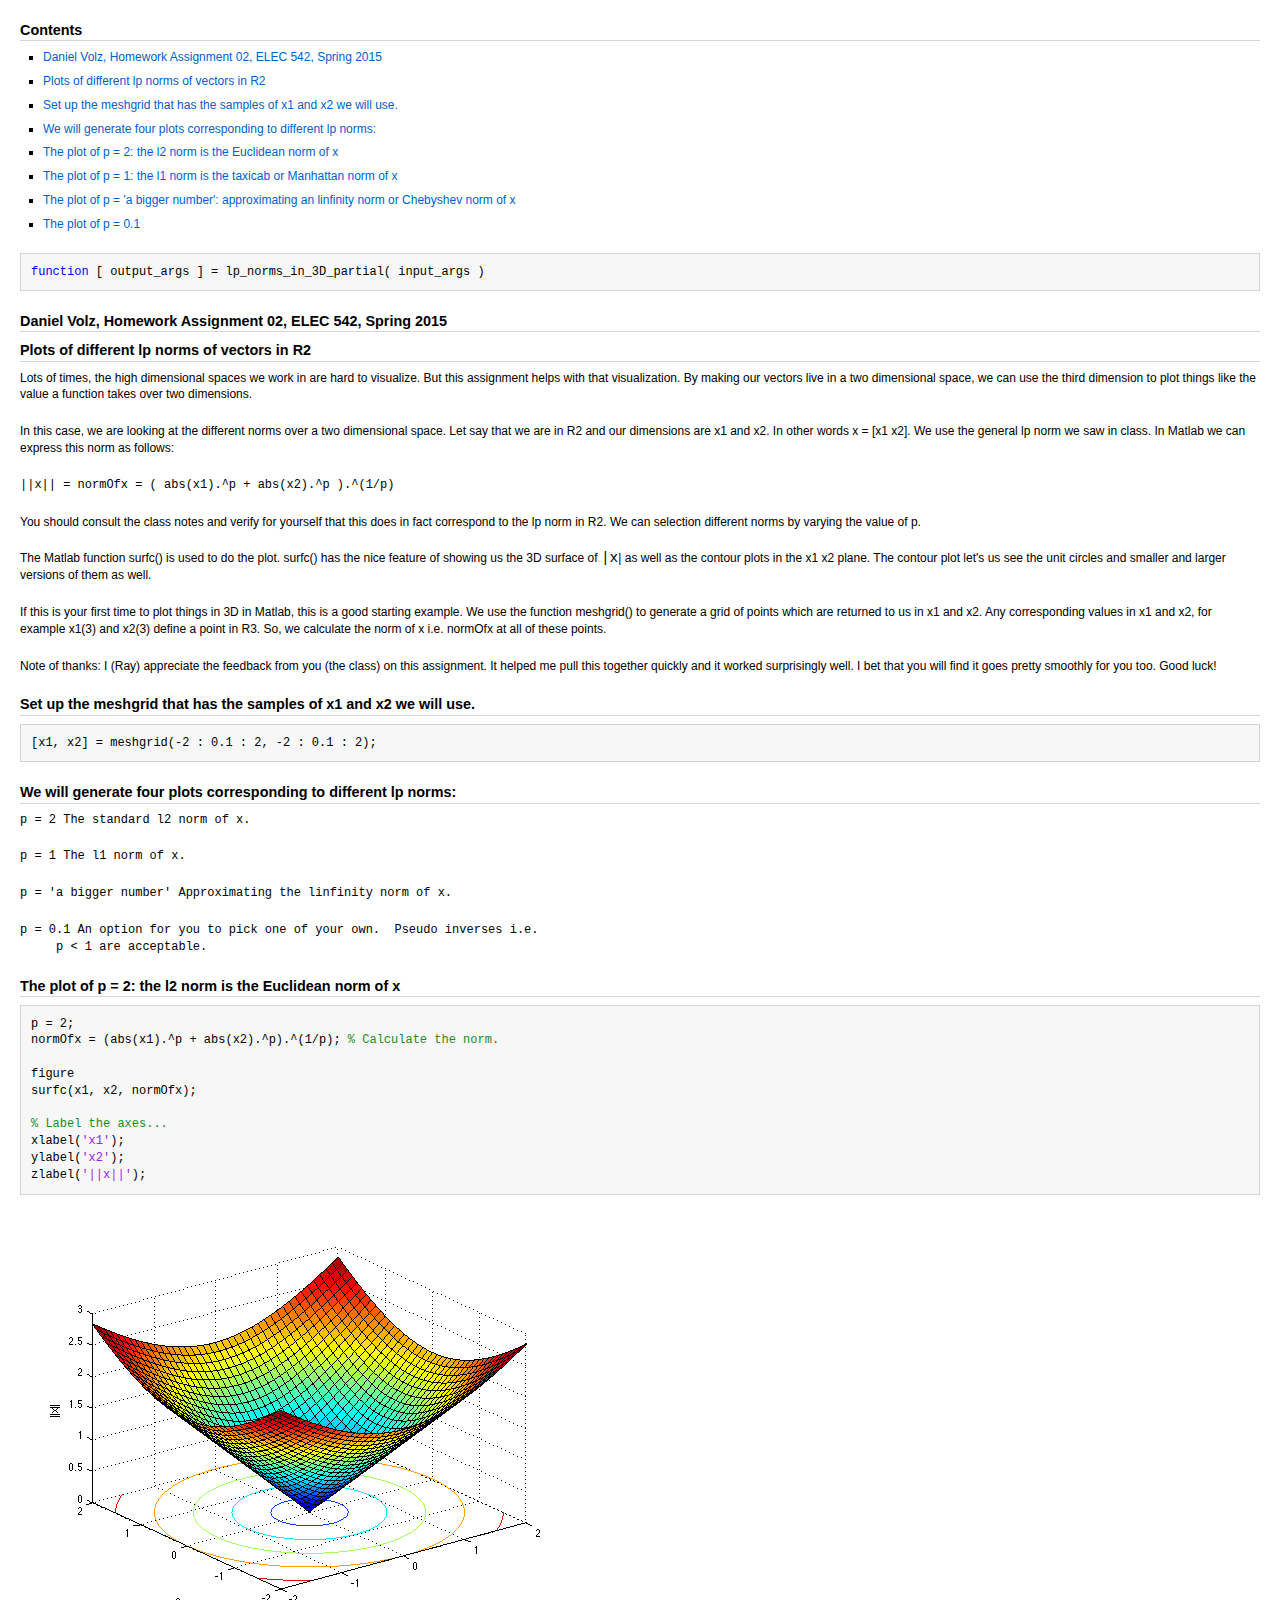
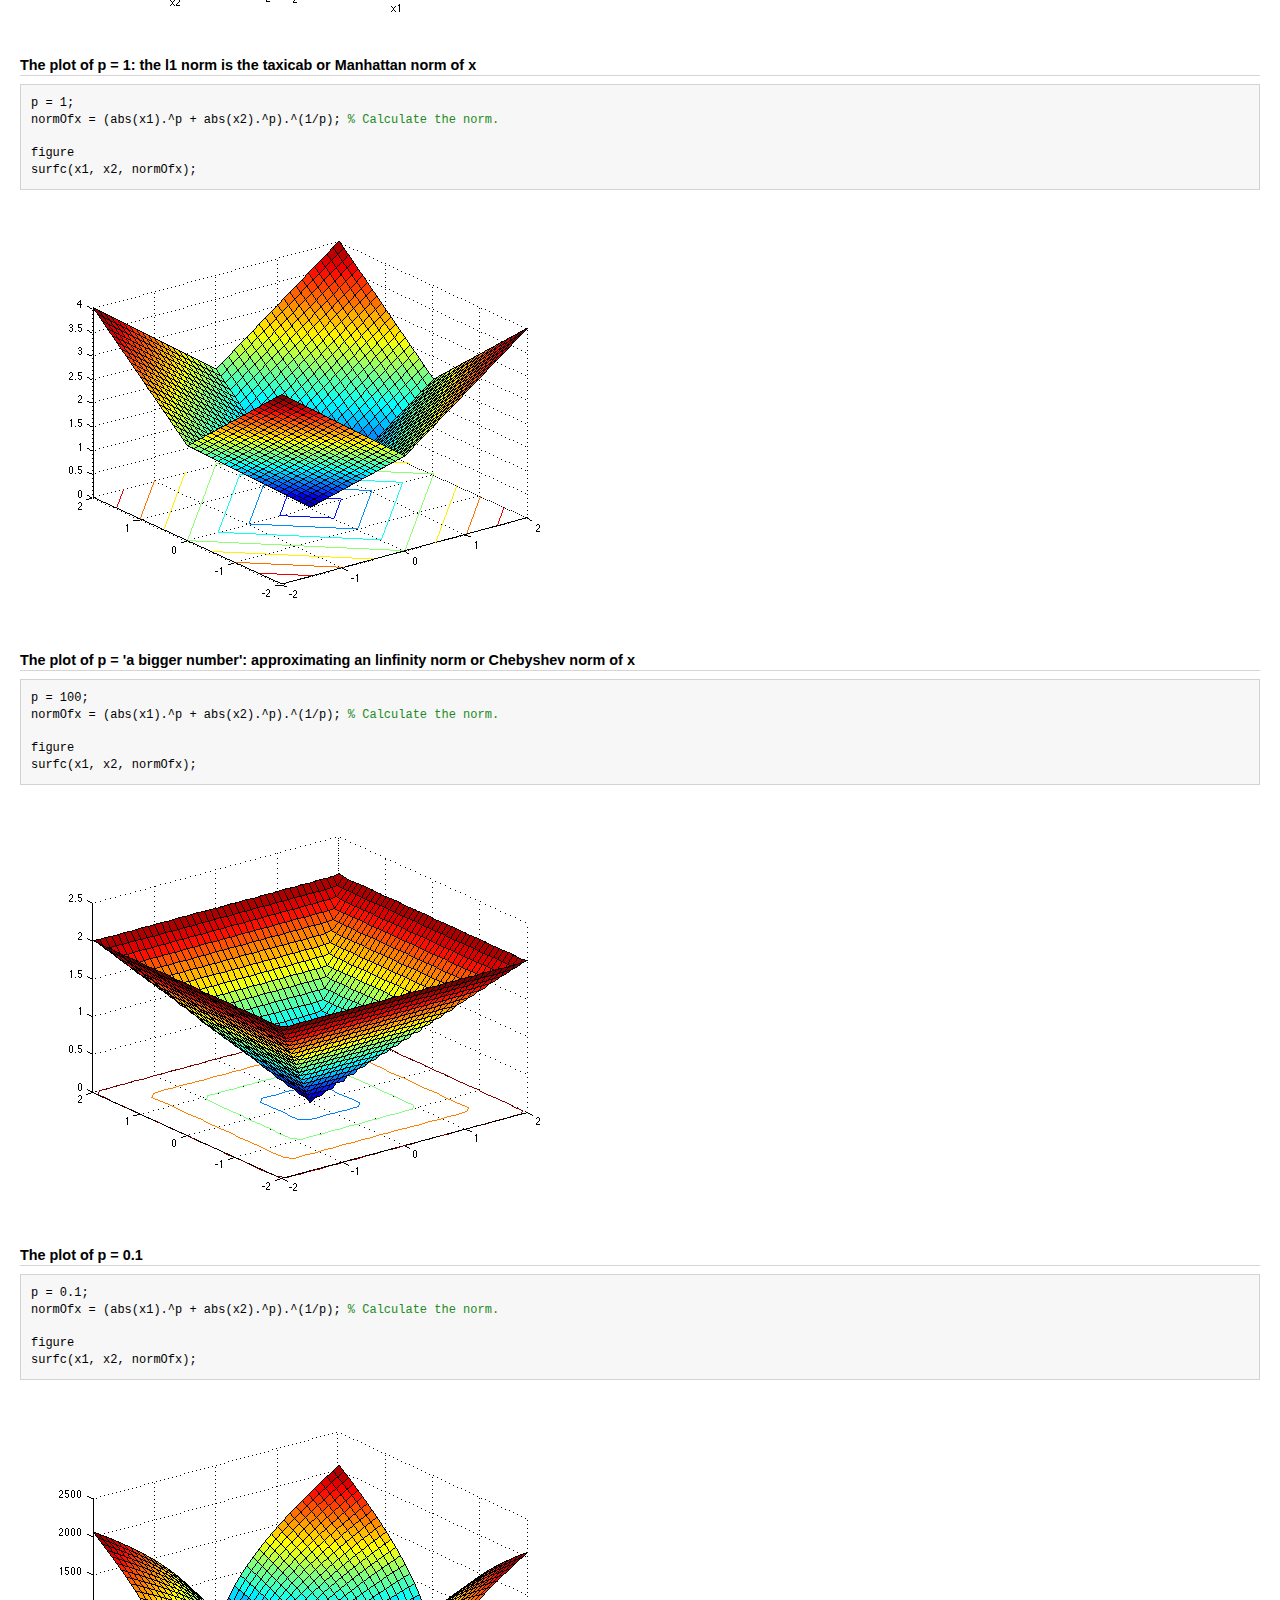
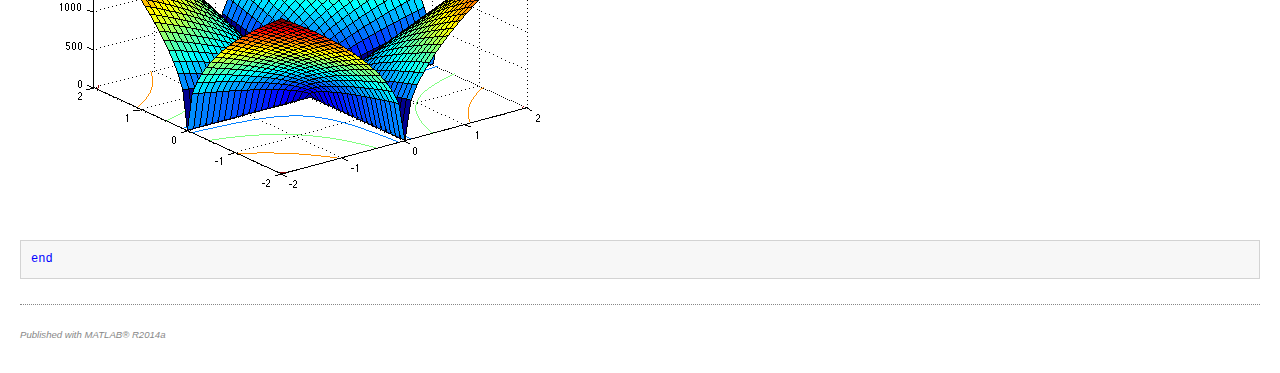
<file: elec542_hw2/index.html>
<!DOCTYPE html
  PUBLIC "-//W3C//DTD HTML 4.01 Transitional//EN">
<html><head>
      <meta http-equiv="Content-Type" content="text/html; charset=utf-8">
   <!--
This HTML was auto-generated from MATLAB code.
To make changes, update the MATLAB code and republish this document.
      --><title>lp_norms_in_3D_partial</title><meta name="generator" content="MATLAB 8.3"><link rel="schema.DC" href="//purl.org/dc/elements/1.1/"><meta name="DC.date" content="2015-04-23"><meta name="DC.source" content="lp_norms_in_3D_partial.m"><style type="text/css">
html,body,div,span,applet,object,iframe,h1,h2,h3,h4,h5,h6,p,blockquote,pre,a,abbr,acronym,address,big,cite,code,del,dfn,em,font,img,ins,kbd,q,s,samp,small,strike,strong,sub,sup,tt,var,b,u,i,center,dl,dt,dd,ol,ul,li,fieldset,form,label,legend,table,caption,tbody,tfoot,thead,tr,th,td{margin:0;padding:0;border:0;outline:0;font-size:100%;vertical-align:baseline;background:transparent}body{line-height:1}ol,ul{list-style:none}blockquote,q{quotes:none}blockquote:before,blockquote:after,q:before,q:after{content:'';content:none}:focus{outine:0}ins{text-decoration:none}del{text-decoration:line-through}table{border-collapse:collapse;border-spacing:0}

html { min-height:100%; margin-bottom:1px; }
html body { height:100%; margin:0px; font-family:Arial, Helvetica, sans-serif; font-size:10px; color:#000; line-height:140%; background:#fff none; overflow-y:scroll; }
html body td { vertical-align:top; text-align:left; }

h1 { padding:0px; margin:0px 0px 25px; font-family:Arial, Helvetica, sans-serif; font-size:1.5em; color:#d55000; line-height:100%; font-weight:normal; }
h2 { padding:0px; margin:0px 0px 8px; font-family:Arial, Helvetica, sans-serif; font-size:1.2em; color:#000; font-weight:bold; line-height:140%; border-bottom:1px solid #d6d4d4; display:block; }
h3 { padding:0px; margin:0px 0px 5px; font-family:Arial, Helvetica, sans-serif; font-size:1.1em; color:#000; font-weight:bold; line-height:140%; }

a { color:#005fce; text-decoration:none; }
a:hover { color:#005fce; text-decoration:underline; }
a:visited { color:#004aa0; text-decoration:none; }

p { padding:0px; margin:0px 0px 20px; }
img { padding:0px; margin:0px 0px 20px; border:none; }
p img, pre img, tt img, li img, h1 img, h2 img { margin-bottom:0px; }

ul { padding:0px; margin:0px 0px 20px 23px; list-style:square; }
ul li { padding:0px; margin:0px 0px 7px 0px; }
ul li ul { padding:5px 0px 0px; margin:0px 0px 7px 23px; }
ul li ol li { list-style:decimal; }
ol { padding:0px; margin:0px 0px 20px 0px; list-style:decimal; }
ol li { padding:0px; margin:0px 0px 7px 23px; list-style-type:decimal; }
ol li ol { padding:5px 0px 0px; margin:0px 0px 7px 0px; }
ol li ol li { list-style-type:lower-alpha; }
ol li ul { padding-top:7px; }
ol li ul li { list-style:square; }

.content { font-size:1.2em; line-height:140%; padding: 20px; }

pre, code { font-size:12px; }
tt { font-size: 1.2em; }
pre { margin:0px 0px 20px; }
pre.codeinput { padding:10px; border:1px solid #d3d3d3; background:#f7f7f7; }
pre.codeoutput { padding:10px 11px; margin:0px 0px 20px; color:#4c4c4c; }
pre.error { color:red; }

@media print { pre.codeinput, pre.codeoutput { word-wrap:break-word; width:100%; } }

span.keyword { color:#0000FF }
span.comment { color:#228B22 }
span.string { color:#A020F0 }
span.untermstring { color:#B20000 }
span.syscmd { color:#B28C00 }

.footer { width:auto; padding:10px 0px; margin:25px 0px 0px; border-top:1px dotted #878787; font-size:0.8em; line-height:140%; font-style:italic; color:#878787; text-align:left; float:none; }
.footer p { margin:0px; }
.footer a { color:#878787; }
.footer a:hover { color:#878787; text-decoration:underline; }
.footer a:visited { color:#878787; }

table th { padding:7px 5px; text-align:left; vertical-align:middle; border: 1px solid #d6d4d4; font-weight:bold; }
table td { padding:7px 5px; text-align:left; vertical-align:top; border:1px solid #d6d4d4; }





  </style></head><body><div class="content"><h2>Contents</h2><div><ul><li><a href="#2">Daniel Volz, Homework Assignment 02, ELEC 542, Spring 2015</a></li><li><a href="#3">Plots of different lp norms of vectors in R2</a></li><li><a href="#4">Set up the meshgrid that has the samples of x1 and x2 we will use.</a></li><li><a href="#5">We will generate four plots corresponding to different lp norms:</a></li><li><a href="#6">The plot of p = 2: the l2 norm is the Euclidean norm of x</a></li><li><a href="#7">The plot of p = 1: the l1 norm is the taxicab or Manhattan norm of x</a></li><li><a href="#8">The plot of p = 'a bigger number': approximating an linfinity norm or Chebyshev norm of x</a></li><li><a href="#9">The plot of p = 0.1</a></li></ul></div><pre class="codeinput"><span class="keyword">function</span> [ output_args ] = lp_norms_in_3D_partial( input_args )
</pre><h2>Daniel Volz, Homework Assignment 02, ELEC 542, Spring 2015<a name="2"></a></h2><h2>Plots of different lp norms of vectors in R2<a name="3"></a></h2><p>Lots of times, the high dimensional spaces we work in are hard to visualize.  But this assignment helps with that visualization.  By making our vectors live in a two dimensional space, we can use the third dimension to plot things like the value a function takes over two dimensions.</p><p>In this case, we are looking at the different norms over a two dimensional space.  Let say that we are in R2 and our dimensions are x1 and x2.  In other words x = [x1 x2].  We use the general lp norm we saw in class.  In Matlab we can express this norm as follows:</p><pre class="language-matlab">||x|| = normOfx = ( abs(x1).^p + abs(x2).^p ).^(1/p)
</pre><p>You should consult the class notes and verify for yourself that this does in fact correspond to the lp norm in R2.  We can selection different norms by varying the value of p.</p><p>The Matlab function surfc() is used to do the plot.  surfc() has the nice feature of showing us the 3D surface of <tt>|x</tt>| as well as the contour plots in the x1 x2 plane.  The contour plot let's us see the unit circles and smaller and larger versions of them as well.</p><p>If this is your first time to plot things in 3D in Matlab, this is a good starting example.  We use the function meshgrid() to generate a grid of points which are returned to us in x1 and x2.  Any corresponding values in x1 and x2, for example x1(3) and x2(3) define a point in R3.  So, we calculate the norm of x i.e. normOfx at all of these points.</p><p>Note of thanks: I (Ray) appreciate the feedback from you (the class) on this assignment.  It helped me pull this together quickly and it worked surprisingly well.  I bet that you will find it goes pretty smoothly for you too.  Good luck!</p><h2>Set up the meshgrid that has the samples of x1 and x2 we will use.<a name="4"></a></h2><pre class="codeinput">[x1, x2] = meshgrid(-2 : 0.1 : 2, -2 : 0.1 : 2);
</pre><h2>We will generate four plots corresponding to different lp norms:<a name="5"></a></h2><pre>p = 2 The standard l2 norm of x.</pre><pre>p = 1 The l1 norm of x.</pre><pre>p = 'a bigger number' Approximating the linfinity norm of x.</pre><pre>p = 0.1 An option for you to pick one of your own.  Pseudo inverses i.e.
     p &lt; 1 are acceptable.</pre><h2>The plot of p = 2: the l2 norm is the Euclidean norm of x<a name="6"></a></h2><pre class="codeinput">p = 2;
normOfx = (abs(x1).^p + abs(x2).^p).^(1/p); <span class="comment">% Calculate the norm.</span>

figure
surfc(x1, x2, normOfx);

<span class="comment">% Label the axes...</span>
xlabel(<span class="string">'x1'</span>);
ylabel(<span class="string">'x2'</span>);
zlabel(<span class="string">'||x||'</span>);
</pre><img vspace="5" hspace="5" src="lp_norms_in_3D_partial_01.png" alt=""> <h2>The plot of p = 1: the l1 norm is the taxicab or Manhattan norm of x<a name="7"></a></h2><pre class="codeinput">p = 1;
normOfx = (abs(x1).^p + abs(x2).^p).^(1/p); <span class="comment">% Calculate the norm.</span>

figure
surfc(x1, x2, normOfx);
</pre><img vspace="5" hspace="5" src="lp_norms_in_3D_partial_02.png" alt=""> <h2>The plot of p = 'a bigger number': approximating an linfinity norm or Chebyshev norm of x<a name="8"></a></h2><pre class="codeinput">p = 100;
normOfx = (abs(x1).^p + abs(x2).^p).^(1/p); <span class="comment">% Calculate the norm.</span>

figure
surfc(x1, x2, normOfx);
</pre><img vspace="5" hspace="5" src="lp_norms_in_3D_partial_03.png" alt=""> <h2>The plot of p = 0.1<a name="9"></a></h2><pre class="codeinput">p = 0.1;
normOfx = (abs(x1).^p + abs(x2).^p).^(1/p); <span class="comment">% Calculate the norm.</span>

figure
surfc(x1, x2, normOfx);
</pre><img vspace="5" hspace="5" src="lp_norms_in_3D_partial_04.png" alt=""> <pre class="codeinput"><span class="keyword">end</span>
</pre><p class="footer"><br><a href="//www.mathworks.com/products/matlab/">Published with MATLAB&reg; R2014a</a><br></p></div><!--
##### SOURCE BEGIN #####
function [ output_args ] = lp_norms_in_3D_partial( input_args )
%% Daniel Volz, Homework Assignment 02, ELEC 542, Spring 2015
%
%% Plots of different lp norms of vectors in R2
%
% Lots of times, the high dimensional spaces we work in are hard to
% visualize.  But this assignment helps with that visualization.  By
% making our vectors live in a two dimensional space, we can use the third
% dimension to plot things like the value a function takes over two
% dimensions.
%
% In this case, we are looking at the different norms over a two
% dimensional space.  Let say that we are in R2 and our dimensions are x1
% and x2.  In other words x = [x1 x2].  We use the general lp norm we saw
% in class.  In Matlab we can express this norm as follows:
%
%   ||x|| = normOfx = ( abs(x1).^p + abs(x2).^p ).^(1/p)
%
% You should consult the class notes and verify for yourself that this does
% in fact correspond to the lp norm in R2.  We can selection different
% norms by varying the value of p.
%
% The Matlab function surfc() is used to do the plot.  surfc() has the nice
% feature of showing us the 3D surface of ||x|| as well as the contour
% plots in the x1 x2 plane.  The contour plot let's us see the unit circles
% and smaller and larger versions of them as well.
%
% If this is your first time to plot things in 3D in Matlab, this is a good
% starting example.  We use the function meshgrid() to generate a grid of
% points which are returned to us in x1 and x2.  Any corresponding values
% in x1 and x2, for example x1(3) and x2(3) define a point in R3.  So, we
% calculate the norm of x i.e. normOfx at all of these points.
%
% Note of thanks: I (Ray) appreciate the feedback from you (the class) on
% this assignment.  It helped me pull this together quickly and it worked
% surprisingly well.  I bet that you will find it goes pretty smoothly for
% you too.  Good luck!

%% Set up the meshgrid that has the samples of x1 and x2 we will use.
[x1, x2] = meshgrid(-2 : 0.1 : 2, -2 : 0.1 : 2);

%% We will generate four plots corresponding to different lp norms:
%  p = 2 The standard l2 norm of x.
%
%  p = 1 The l1 norm of x.
%
%  p = 'a bigger number' Approximating the linfinity norm of x.
%
%  p = 0.1 An option for you to pick one of your own.  Pseudo inverses i.e.
%       p < 1 are acceptable.

%% The plot of p = 2: the l2 norm is the Euclidean norm of x

p = 2;
normOfx = (abs(x1).^p + abs(x2).^p).^(1/p); % Calculate the norm.

figure
surfc(x1, x2, normOfx);

% Label the axes...
xlabel('x1');
ylabel('x2');
zlabel('||x||');

%% The plot of p = 1: the l1 norm is the taxicab or Manhattan norm of x

p = 1;
normOfx = (abs(x1).^p + abs(x2).^p).^(1/p); % Calculate the norm.

figure
surfc(x1, x2, normOfx);

%% The plot of p = 'a bigger number': approximating an linfinity norm or Chebyshev norm of x

p = 100;
normOfx = (abs(x1).^p + abs(x2).^p).^(1/p); % Calculate the norm.

figure
surfc(x1, x2, normOfx);

%% The plot of p = 0.1

p = 0.1;
normOfx = (abs(x1).^p + abs(x2).^p).^(1/p); % Calculate the norm.

figure
surfc(x1, x2, normOfx);

end
##### SOURCE END #####
--></body></html>
</file>
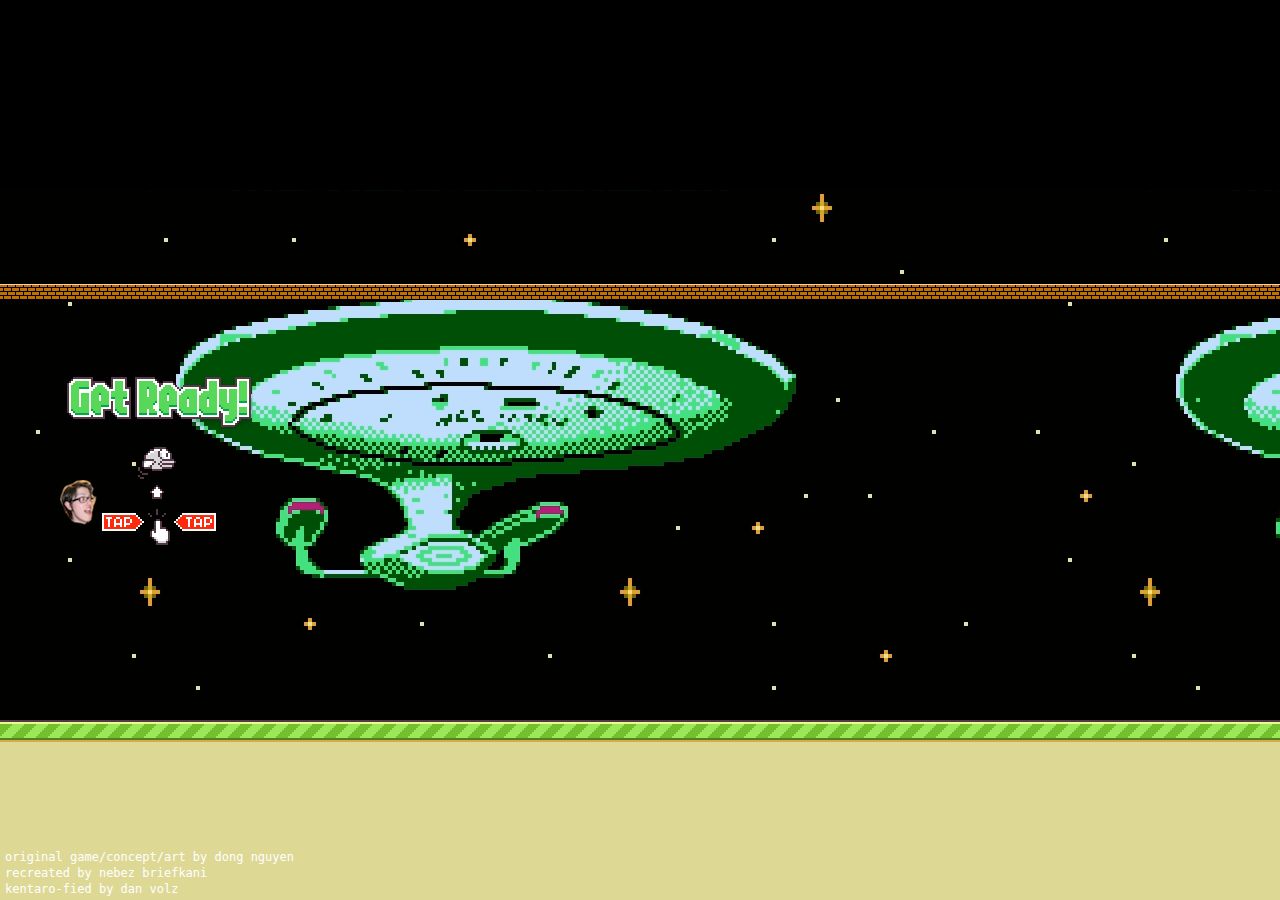
<file: flappykentaro/index.html>
<!DOCTYPE html>
<html lang="en">
<!--
   Copyright 2015 Dan Volz
   flappyKentaro - index.html

   Licensed under the Apache License, Version 2.0 (the "License");
   you may not use this file except in compliance with the License.
   You may obtain a copy of the License at

       //www.apache.org/licenses/LICENSE-2.0

   Unless required by applicable law or agreed to in writing, software
   distributed under the License is distributed on an "AS IS" BASIS,
   WITHOUT WARRANTIES OR CONDITIONS OF ANY KIND, either express or implied.
   See the License for the specific language governing permissions and
   limitations under the License.
-->

   <head>
      <title>Flappy Kentaro</title>
      <meta http-equiv="content-type" content="text/html; charset=utf-8" />
      <meta name="author" content="Dan Volz" />
      <meta name="author" content="Nebez Briefkani" />
      <meta name="description" content="play Flappy Kentaro. a remake of popular game flappy bird using just html/css/js" />
      <meta name="keywords" content="flappybird,flappy,bird,flappyKentaro,floppy,html,html5,css,css3,js,javascript,jquery,github,djvolz,nebez,briefkani,nebezb,open,source,opensource" />
      <meta name="viewport" content="width=device-width, initial-scale=1.0, maximum-scale=1.0, user-scalable=0" />

      <!-- Open Graph tags -->
      <meta property="og:title" content="Flappy Kentaro" />
      <meta property="og:description" content="play Flappy Kentaro. a remake of popular game flappy bird using just html/css/js" />
      <meta property="og:type" content="website" />
      <meta property="og:site_name" content="Flappy Kentaro" />

      <!-- Style sheets -->
      <link href="css/reset.css" rel="stylesheet">
      <link href="css/main.css" rel="stylesheet">
   </head>
   <body>
      <div id="gamecontainer">
         <div id="gamescreen">
            <div id="sky" class="animated">
               <div id="flyarea">
                  <div id="ceiling" class="animated"></div>
                  <!-- This is the flying and pipe area container -->
                  <div id="player" class="bird animated"></div>

                  <div id="bigscore"></div>

                  <div id="splash"></div>

                  <div id="scoreboard">
                     <div id="medal"></div>
                     <div id="currentscore"></div>
                     <div id="highscore"></div>
                     <div id="replay"><img src="assets/replay.png" alt="replay"></div>
                  </div>

                  <!-- Pipes go here! -->
               </div>
            </div>
            <div id="land" class="animated"><div id="debug"></div></div>
         </div>
      </div>
      <div id="footer">
         <a href="//www.dotgears.com/">original game/concept/art by dong nguyen</a>
         <a href="//nebezb.com/">recreated by nebez briefkani</a>
         <a href="//danvolz.com/">kentaro-fied by dan volz</a>
      </div>
      <div class="boundingbox" id="playerbox"></div>
      <div class="boundingbox" id="pipebox"></div>

      <!--<script src="js/jquery.min.js"></script>-->
      <script src="https://ajax.googleapis.com/ajax/libs/jquery/1.11.3/jquery.min.js"></script>
      <script src="js/jquery.transit.min.js"></script>
      <script src="js/buzz.min.js"></script>
      <script src="js/main.js"></script>
   </body>
</html>
</file>
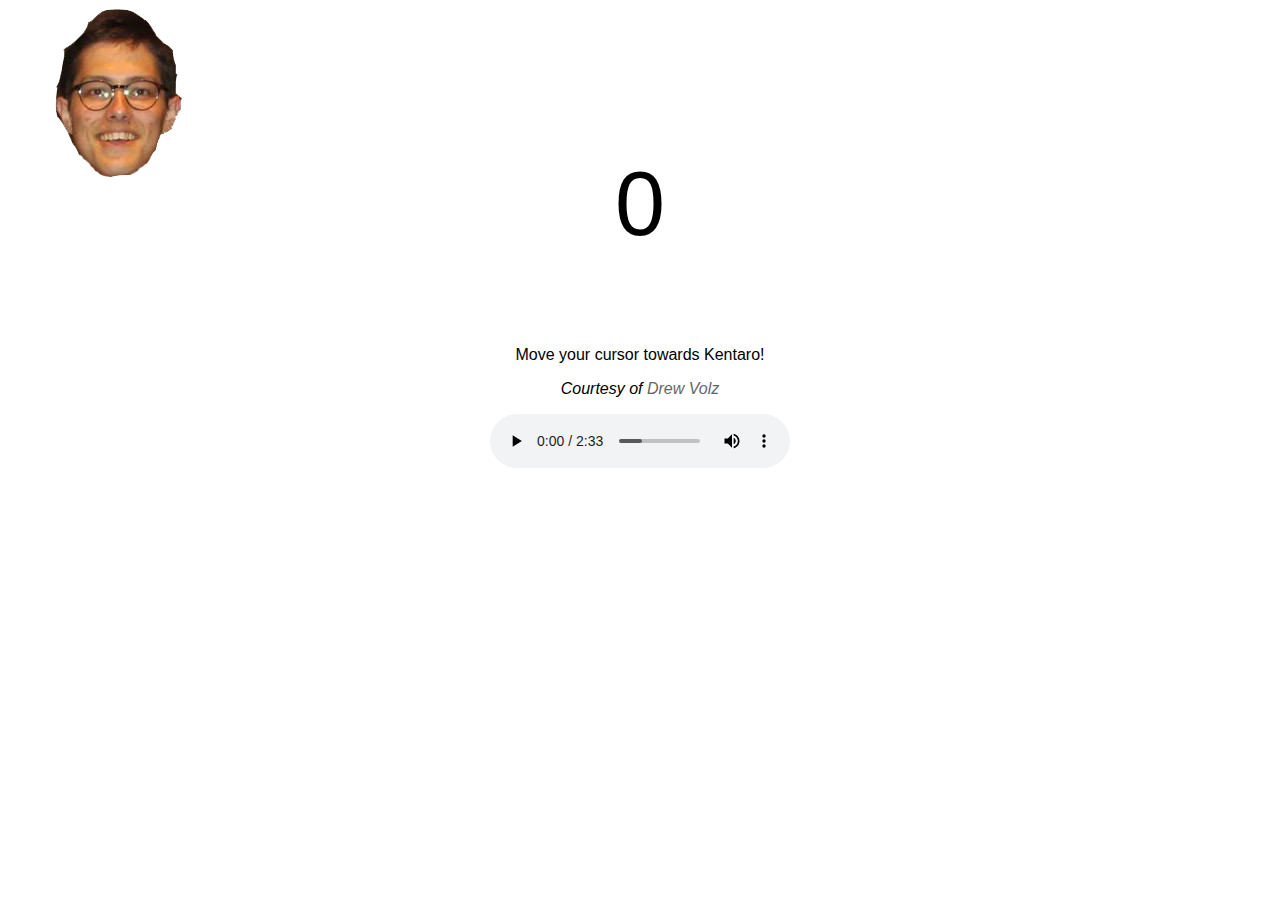
<file: kentaro/index.html>
<!DOCTYPE html>
<html lang="en">

<head>
    <meta charset="utf-8">
    <meta http-equiv="X-UA-Compatible" content="IE=edge">
    <meta name="viewport" content="width=device-width, initial-scale=1">
    <meta name="description" content="">
    <meta name="author" content="">

    <title>Catch Kentaro</title>
    <link rel="icon" type="image/png" href="images/icon.png" />
    <link href="styles/style.css" rel="stylesheet">

    <script src="//ajax.googleapis.com/ajax/libs/jquery/1.11.2/jquery.min.js"></script>
    <script src="js/movePicture.js"></script>
</head>
	<body>
		<img id="renan" src="images/kentaro.png"    alt="Siwa">
		<div id="logoWrapper">
            <p id="score">0</p>
		</div>
        <p id="tip">Move your cursor towards Kentaro!</p>
		<p id="sponsored">Courtesy of <a href="//www.drewvolz.com/" target="_blank">Drew Volz</a></p>

        <div id="musicPlayer">
            <audio controls autoplay loop>
              <source src="music/circus.mp3" type="audio/mpeg">
            Your browser does not support the audio element.
            </audio>
        </div>
	</body>
</html>
</file>
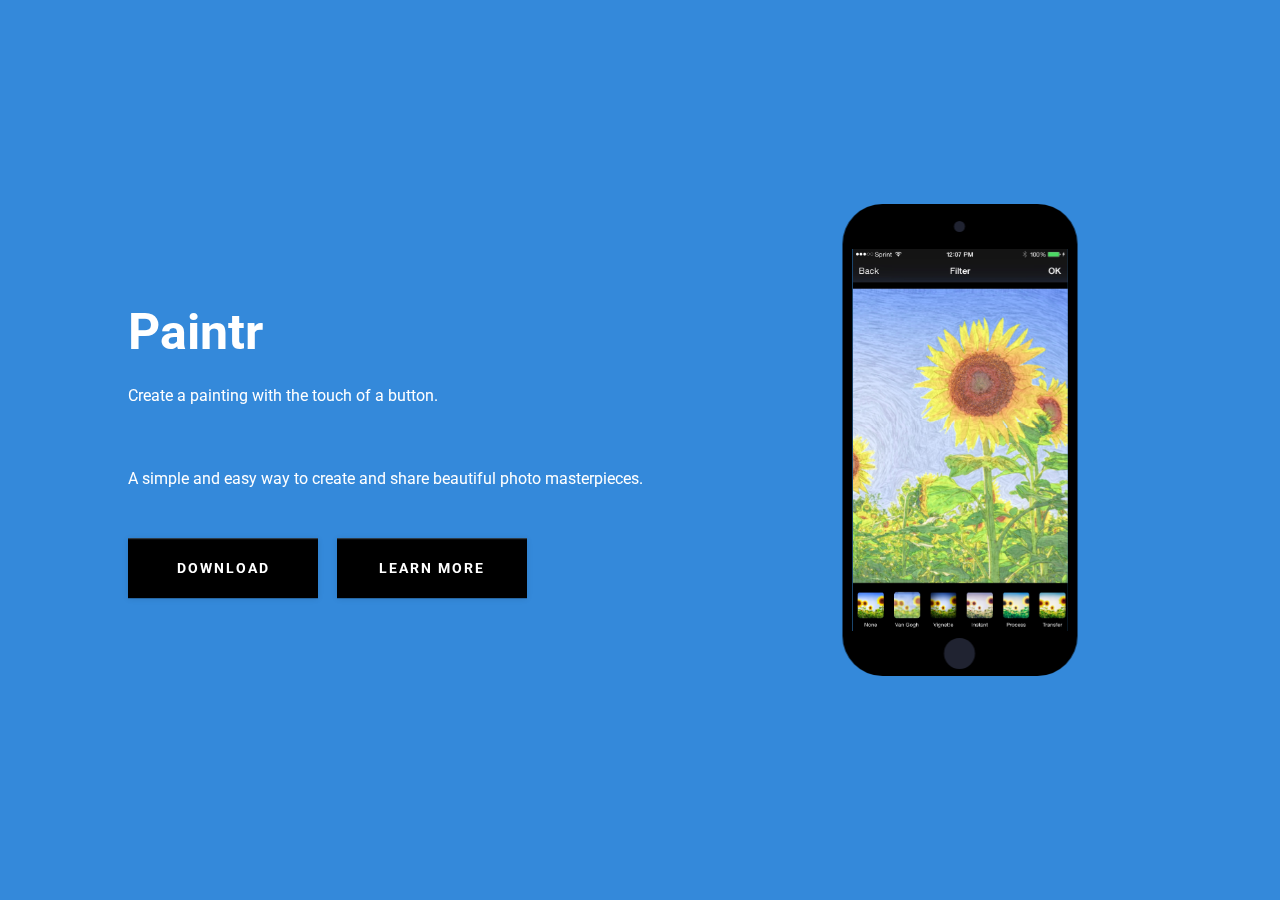
<file: paintr/index.html>
<!doctype html>
<html lang="en" class="no-js">
<head>
	<meta charset="UTF-8">
	<meta name="viewport" content="width=device-width, initial-scale=1">

	<link href='//fonts.googleapis.com/css?family=Roboto:400,100,700' rel='stylesheet' type='text/css'>
	<link rel="stylesheet" href="css/reset.css"> <!-- CSS reset -->
	<link rel="stylesheet" href="css/style.css"> <!-- Resource style -->

	<script src="js/modernizr.js"></script> <!-- Modernizr -->

	<title>Paintr by Daniel Volz</title>
</head>
<body>
	<header class="cd-header">
		<div id="cd-action"><a href="https://itunes.apple.com/us/app/paintr-instant-masterpiece/id956673649?mt=8" class="btn">Download</a></div>
	</header>

	<main class="cd-main-content">
		<div class="cd-product-intro">
			<h1>Paintr</h1>
			<p>Create a painting with the touch of a button.</p>
			<p>A simple and easy way to create and share beautiful photo masterpieces.</p>
			<div class="cd-triggers">
				<a href="https://itunes.apple.com/us/app/paintr-instant-masterpiece/id956673649?mt=8" class="btn">Download</a>
				<a href="#cd-product-tour" class="btn salmon" data-type="cd-tour">Learn More</a>
			</div>
		</div> <!-- cd-product-intro -->

		<div id="cd-product-tour">
			<ul>

				<!-- First -->
				<li class="cd-single-item cd-active">
					<a name="cd-product-tour"></a>
					<div class="cd-caption">
						<h2>What can it do?</h2>
						<p>Need to crop, resize, or add some flair to your photo? We’ve got your back. Adjust the color, brightness, contrast, saturation, or sharpness? Welcome to Paintr.</p>
					</div>
					<div class="cd-image-container">
						<div>
							<div class="cd-phone-frame"></div>
							<div class="cd-image-wrapper">
								<img src="img/first.jpg" alt="home">
							</div>
						</div>
					</div>
				</li>

				<!-- Second -->
				<li class="cd-single-item cd-not-visible cd-move-right">
					<div class="cd-caption">
						<h2>Selective Coloring</h2>
						<p>Black and white photography can give very powerful meaning to a photo, but sometimes a bit of color makes it truly outstanding. It can turn your plain photo into a real work of art.
						</p>
					</div>
					<div class="cd-image-container">
						<div>
							<div class="cd-phone-frame"></div>
							<div class="cd-image-wrapper">
								<img src="img/second.jpg" alt="map">
							</div>
						</div>
					</div>
				</li>

				<!-- Third -->
				<li class="cd-single-item cd-not-visible cd-move-right">
					<div class="cd-caption">
						<h2>Bokeh</h2>
						<p>Add some extra contrast to focus the attention on the subject. The ability to blur the background is an easy skill to learn with Paintr.
						</p>
					</div>
					<div class="cd-image-container">
						<div>
							<div class="cd-phone-frame"></div>
							<div class="cd-image-wrapper">
								<img src="img/third.jpg" alt="map">
							</div>
						</div>
					</div>
				</li>

				<!-- Fourth -->
				<li class="cd-single-item cd-not-visible cd-move-right">
					<div class="cd-caption">
						<h2>Photo Effects</h2>
						<p>A photo without effects is like a unicorn without a rainbow. That’s why Paintr puts tons of effects at your fingertips so you can create photos as unique as you are.
						</p>
					</div>
					<div class="cd-image-container">
						<div>
							<div class="cd-phone-frame"></div>
							<div class="cd-image-wrapper">
								<img src="img/fourth.jpg" alt="map">
							</div>
						</div>
					</div>
				</li>

				<!-- Fifth -->
				<li class="cd-single-item cd-not-visible cd-move-right">
					<div class="cd-caption">
						<h2>Postcard</h2>
						<p>Turn any photo into an instant message to a friend!
						</p>
					</div>
					<div class="cd-image-container">
						<div>
							<div class="cd-phone-frame"></div>
							<div class="cd-image-wrapper">
								<img src="img/fifth.jpg" alt="map">
							</div>
						</div>
					</div>
				</li>
			</ul>
		</div> <!-- cd-product-tour -->

		<div class="cd-slider-nav">
			<a class="cd-prev" href="#0">Previous</a>
			<a class="cd-next" href="#0">Next</a>
		</div> <!-- cd-slider-nav -->

		<div class="cd-loader"></div> <!-- top loading bar -->
	</main>
<script src="https://ajax.googleapis.com/ajax/libs/jquery/2.1.1/jquery.min.js"></script>
<script src="js/main.js"></script> <!-- Resource jQuery -->
</body>
</html>
</file>
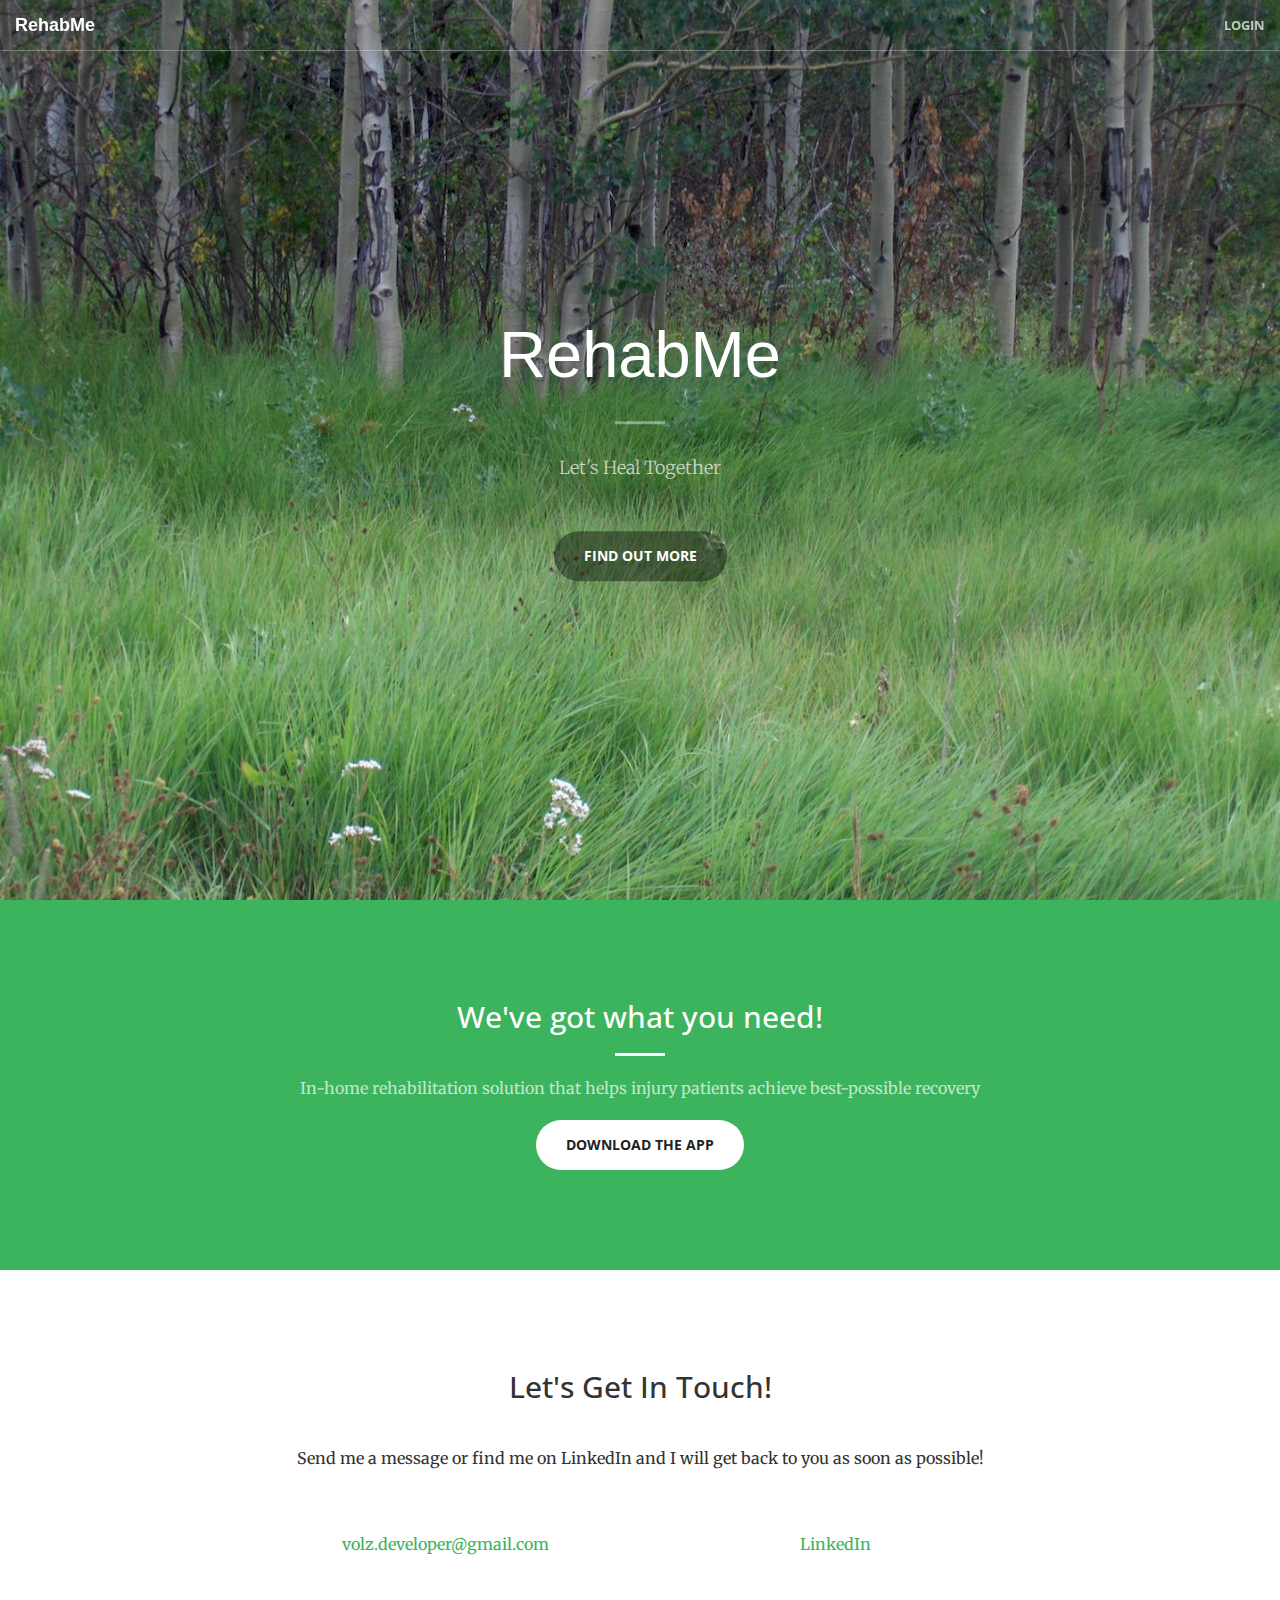
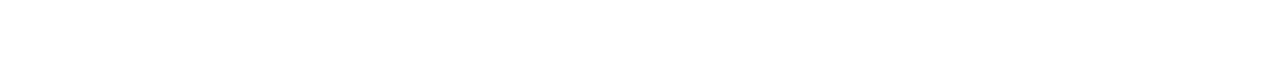
<file: rehabme/index.html>
<!DOCTYPE html>
<html lang="en">

<head>

    <meta charset="utf-8">
    <meta http-equiv="X-UA-Compatible" content="IE=edge">
    <meta name="viewport" content="width=device-width, initial-scale=1">
    <meta name="description" content="RehabMe Physical Rehabilitation Assistant tool.">
    <meta name="author" content="djvolz">

    <title>RehabMe - Let's Heal Together</title>

    <!-- Bootstrap Core CSS -->
    <link rel="stylesheet" href="//maxcdn.bootstrapcdn.com/bootstrap/3.3.2/css/bootstrap.min.css">

    <!-- Custom Fonts -->
    <link href='//fonts.googleapis.com/css?family=Open+Sans:300italic,400italic,600italic,700italic,800italic,400,300,600,700,800' rel='stylesheet' type='text/css'>
    <link href='//fonts.googleapis.com/css?family=Merriweather:400,300,300italic,400italic,700,700italic,900,900italic' rel='stylesheet' type='text/css'>
    <link href="https://cdnjs.cloudflare.com/ajax/libs/font-awesome/4.3.0/css/font-awesome.min.css" rel="stylesheet" type="text/css">

    <!-- Plugin CSS -->
    <link rel="stylesheet" href="css/animate.min.css" type="text/css">

    <!-- Custom CSS -->
    <link rel="stylesheet" href="css/creative.css" type="text/css">

    <!-- HTML5 Shim and Respond.js IE8 support of HTML5 elements and media queries -->
    <!-- WARNING: Respond.js doesn't work if you view the page via file:// -->
    <!--[if lt IE 9]>
        <script src="https://oss.maxcdn.com/libs/html5shiv/3.7.0/html5shiv.js"></script>
        <script src="https://oss.maxcdn.com/libs/respond.js/1.4.2/respond.min.js"></script>
    <![endif]-->

</head>

<body id="page-top">

    <nav id="mainNav" class="navbar navbar-default navbar-fixed-top">
        <div class="container-fluid">
            <!-- Brand and toggle get grouped for better mobile display -->
            <div class="navbar-header">
                <button type="button" class="navbar-toggle collapsed" data-toggle="collapse" data-target="#bs-example-navbar-collapse-1">
                    <span class="sr-only">Toggle navigation</span>
                    <span class="icon-bar"></span>
                    <span class="icon-bar"></span>
                    <span class="icon-bar"></span>
                </button>
                <a class="navbar-brand page-scroll" href="#page-top">RehabMe</a>
            </div>

            <!-- Collect the nav links, forms, and other content for toggling -->
            <div class="collapse navbar-collapse" id="bs-example-navbar-collapse-1">
                <ul class="nav navbar-nav navbar-right">
                    <li>
                        <a class="page-scroll" href="./login">Login</a>
                    </li>
                    <!-- <li>
                        <a class="page-scroll" href="./dashboard">Dashboard</a>
                    </li> -->
                    <!-- <li>
                        <a class="page-scroll" href="#about">About</a>
                    </li>
                    <li>
                        <a class="page-scroll" href="#services">Services</a>
                    </li>
                    <li>
                        <a class="page-scroll" href="#portfolio">Portfolio</a>
                    </li> -->
                    <!-- <li>
                        <a class="page-scroll" href="#contact">Contact</a>
                    </li> -->
                </ul>
            </div>
            <!-- /.navbar-collapse -->
        </div>
        <!-- /.container-fluid -->
    </nav>

    <header>
        <div class="header-content">
            <div class="header-content-inner">
                <h1>RehabMe</h1>
                <hr>
                <p>Let's Heal Together</p>
                <a href="#about" class="btn btn-primary btn-xl page-scroll">Find Out More</a>
            </div>
        </div>
    </header>

    <section class="bg-primary" id="about">
        <div class="container">
            <div class="row">
                <div class="col-lg-8 col-lg-offset-2 text-center">
                    <h2 class="section-heading">We've got what you need!</h2>
                    <hr class="light">
                    <p class="text-faded">In-home rehabilitation solution that helps injury patients achieve best-possible recovery</p>
                    <a href="https://github.com/djvolz/rehabme" class="btn btn-default btn-xl">Download the App</a>
                </div>
            </div>
        </div>
    </section>

 <!--    <section id="services">
        <div class="container">
            <div class="row">
                <div class="col-lg-12 text-center">
                    <h2 class="section-heading">At Your Service</h2>
                    <hr class="primary">
                </div>
            </div>
        </div>
        <div class="container">
            <div class="row">
                <div class="col-lg-3 col-md-6 text-center">
                    <div class="service-box">
                        <i class="fa fa-4x fa-diamond wow bounceIn text-primary"></i>
                        <h3>Sturdy Templates</h3>
                        <p class="text-muted">Our templates are updated regularly so they don't break.</p>
                    </div>
                </div>
                <div class="col-lg-3 col-md-6 text-center">
                    <div class="service-box">
                        <i class="fa fa-4x fa-shield wow bounceIn text-primary" data-wow-delay=".1s"></i>
                        <h3>Secure</h3>
                        <p class="text-muted">You can use this theme as is, or you can make changes!</p>
                    </div>
                </div>
                <div class="col-lg-3 col-md-6 text-center">
                    <div class="service-box">
                        <i class="fa fa-4x fa-usd wow bounceIn text-primary" data-wow-delay=".2s"></i>
                        <h3>Free</h3>
                        <p class="text-muted">Because getting better shouldn't be about money</p>
                    </div>
                </div>
                <div class="col-lg-3 col-md-6 text-center">
                    <div class="service-box">
                        <i class="fa fa-4x fa-heart wow bounceIn text-primary" data-wow-delay=".3s"></i>
                        <h3>Made with Love</h3>
                        <p class="text-muted">You have to make your websites with love these days!</p>
                    </div>
                </div>
            </div>
        </div>
    </section> -->

  <!--   <section class="no-padding" id="portfolio">
        <div class="container-fluid">
            <div class="row no-gutter">
                <div class="col-lg-4 col-sm-6">
                    <a href="#" class="portfolio-box">
                        <img src="img/portfolio/1.jpg" class="img-responsive" alt="">
                        <div class="portfolio-box-caption">
                            <div class="portfolio-box-caption-content">
                                <div class="project-category text-faded">
                                    Category
                                </div>
                                <div class="project-name">
                                    Project Name
                                </div>
                            </div>
                        </div>
                    </a>
                </div>
                <div class="col-lg-4 col-sm-6">
                    <a href="#" class="portfolio-box">
                        <img src="img/portfolio/2.jpg" class="img-responsive" alt="">
                        <div class="portfolio-box-caption">
                            <div class="portfolio-box-caption-content">
                                <div class="project-category text-faded">
                                    Category
                                </div>
                                <div class="project-name">
                                    Project Name
                                </div>
                            </div>
                        </div>
                    </a>
                </div>
                <div class="col-lg-4 col-sm-6">
                    <a href="#" class="portfolio-box">
                        <img src="img/portfolio/3.jpg" class="img-responsive" alt="">
                        <div class="portfolio-box-caption">
                            <div class="portfolio-box-caption-content">
                                <div class="project-category text-faded">
                                    Category
                                </div>
                                <div class="project-name">
                                    Project Name
                                </div>
                            </div>
                        </div>
                    </a>
                </div>
                <div class="col-lg-4 col-sm-6">
                    <a href="#" class="portfolio-box">
                        <img src="img/portfolio/4.jpg" class="img-responsive" alt="">
                        <div class="portfolio-box-caption">
                            <div class="portfolio-box-caption-content">
                                <div class="project-category text-faded">
                                    Category
                                </div>
                                <div class="project-name">
                                    Project Name
                                </div>
                            </div>
                        </div>
                    </a>
                </div>
                <div class="col-lg-4 col-sm-6">
                    <a href="#" class="portfolio-box">
                        <img src="img/portfolio/5.jpg" class="img-responsive" alt="">
                        <div class="portfolio-box-caption">
                            <div class="portfolio-box-caption-content">
                                <div class="project-category text-faded">
                                    Category
                                </div>
                                <div class="project-name">
                                    Project Name
                                </div>
                            </div>
                        </div>
                    </a>
                </div>
                <div class="col-lg-4 col-sm-6">
                    <a href="#" class="portfolio-box">
                        <img src="img/portfolio/6.jpg" class="img-responsive" alt="">
                        <div class="portfolio-box-caption">
                            <div class="portfolio-box-caption-content">
                                <div class="project-category text-faded">
                                    Category
                                </div>
                                <div class="project-name">
                                    Project Name
                                </div>
                            </div>
                        </div>
                    </a>
                </div>
            </div>
        </div>
    </section> -->
<!--
    <aside class="bg-dark">
        <div class="container text-center">
            <div class="call-to-action">
                <h2>Download the app on the <a target="_blank" href="https://github.com/djvolz/rehabme">app store</a></h2>
                <a href="https://github.com/djvolz/rehabme" class="btn btn-default btn-xl wow tada">Download Now!</a>
            </div>
        </div>
    </aside> -->

    <section id="contact">
        <div class="container">
            <div class="row">
                <div class="col-lg-8 col-lg-offset-2 text-center">
                    <h2 class="section-heading">Let's Get In Touch!</h2>
                    <hr class="primary">
                    <!-- <p>Got a question for me? That's great!</p> -->
                    <p>Send me a message or find me on LinkedIn and I will get back to you as soon as possible!</p>
                </div>
                <div class="col-lg-4 col-lg-offset-2 text-center">
                    <i class="fa fa-envelope-o fa-3x wow bounceIn" data-wow-delay=".1s"></i>
                    <p><a href="mailto:volz.developer@gmail.com">volz.developer@gmail.com</a></p>
                </div>
                <div class="col-lg-4 text-center">
                    <i class="fa fa-linkedin-square fa-3x wow bounceIn" data-wow-delay=".1s"></i>
                    <p><a href="https://www.linkedin.com/pub/dan-volz/44/428/b7a">LinkedIn</a></p>
                </div>
            </div>
        </div>
    </section>


    <!-- jQuery -->
    <script src="https://ajax.googleapis.com/ajax/libs/jquery/1.11.1/jquery.min.js"></script>

    <!-- Bootstrap Core JavaScript -->
    <script src="//maxcdn.bootstrapcdn.com/bootstrap/3.3.2/js/bootstrap.min.js"></script>

    <!-- Plugin JavaScript -->
    <script src="js/jquery.easing.min.js"></script>
    <script src="js/jquery.fittext.js"></script>
    <script src="js/wow.min.js"></script>

    <!-- Custom Theme JavaScript -->
    <script src="js/creative.js"></script>

</body>

</html>
</file>
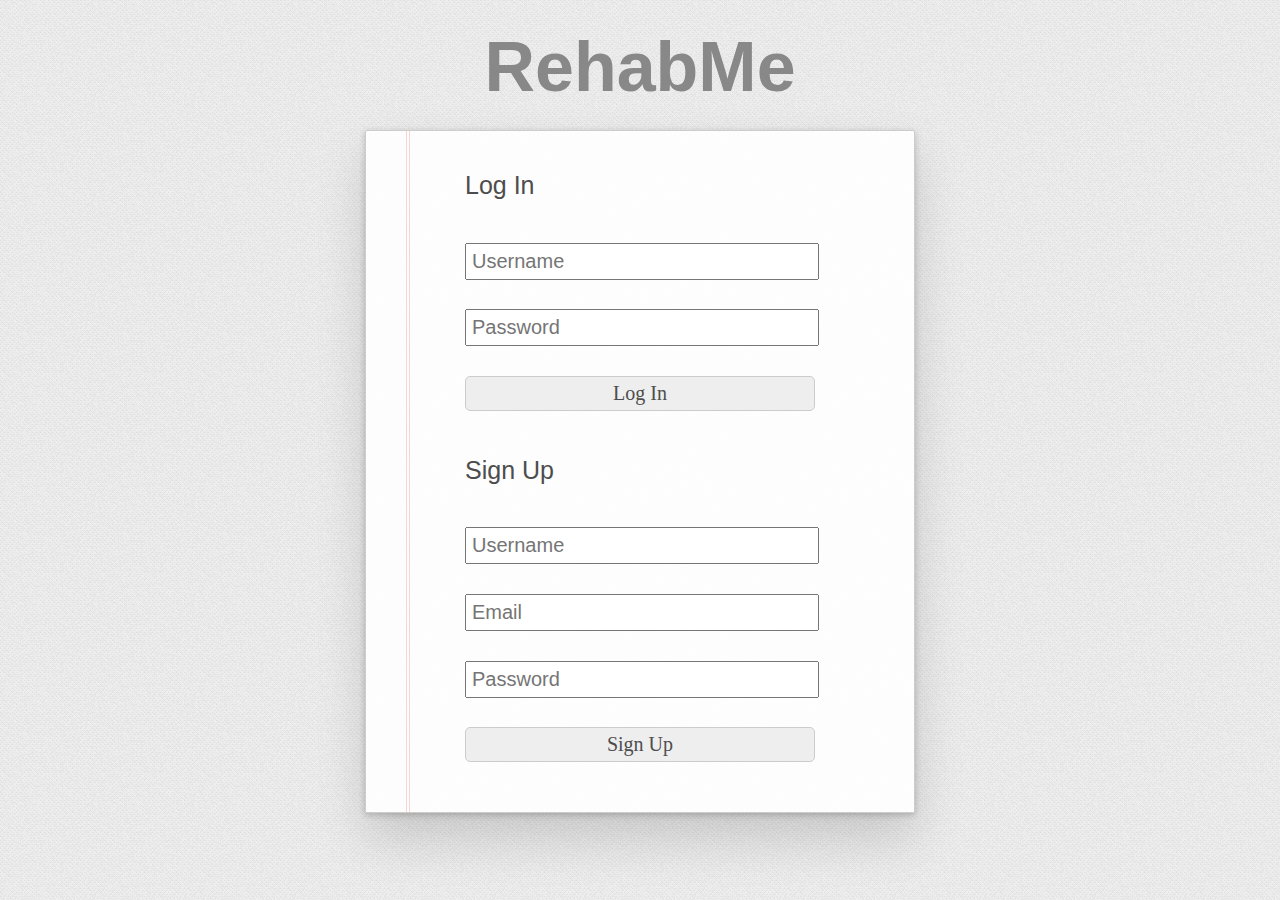
<file: rehabme/login/index.html>
<!DOCTYPE html>
<html>
    <head>
    	<meta charset="utf-8">
    	<title>RehabMe</title>
    	<script type="text/javascript" src="//ajax.googleapis.com/ajax/libs/jquery/1.8.2/jquery.min.js"></script>
    	<script type="text/javascript" src="//www.parsecdn.com/js/parse-1.2.8.min.js"></script>
    	<!-- <script type="text/javascript" src="js/rehabMeFacebook.js"></script>  -->
    	<script type="text/JavaScript" src="js/parseLoginFunctions.js"></script>
    	<link href="css/rehabMe.css" media="all" rel="stylesheet" type="text/css"/>
    </head>

    <body>
    	<div id="rehabMe">
    		<h1>RehabMe</h1>
		    <div class="login">
		        <!-- Log-in -->
		        <form class="login-form">
					<h2>Log In</h2>
					<div    class="loginError"></div>
					<input  type="text" 	   id="login-username" placeholder="Username" /> <br>
					<input  type="password"    id="login-password" placeholder="Password" /> <br>
					<button id="loginButton">Log In</button>
		        </form>

		        <!-- Sign-up -->
		        <form class="signup-form">
					<h2>Sign Up</h2>
					<div    class="registerError"></div>
					<input  type="text" 	id="signup-username" placeholder="Username" /> <br>
					<input  type="email"    id="signup-email" 	 placeholder="Email"> <br>
					<input  type="password" id="signup-password" placeholder="Password" /> <br>
					<button id="registerButton">Sign Up</button>
		        </form>

				<!-- <button id="facebookButton" scope='public_profile,email' onlogin='checkLoginState();'>Sign Up With Facebook</button> -->
	      </div>
      </div>
    </body>

</html>
</file>
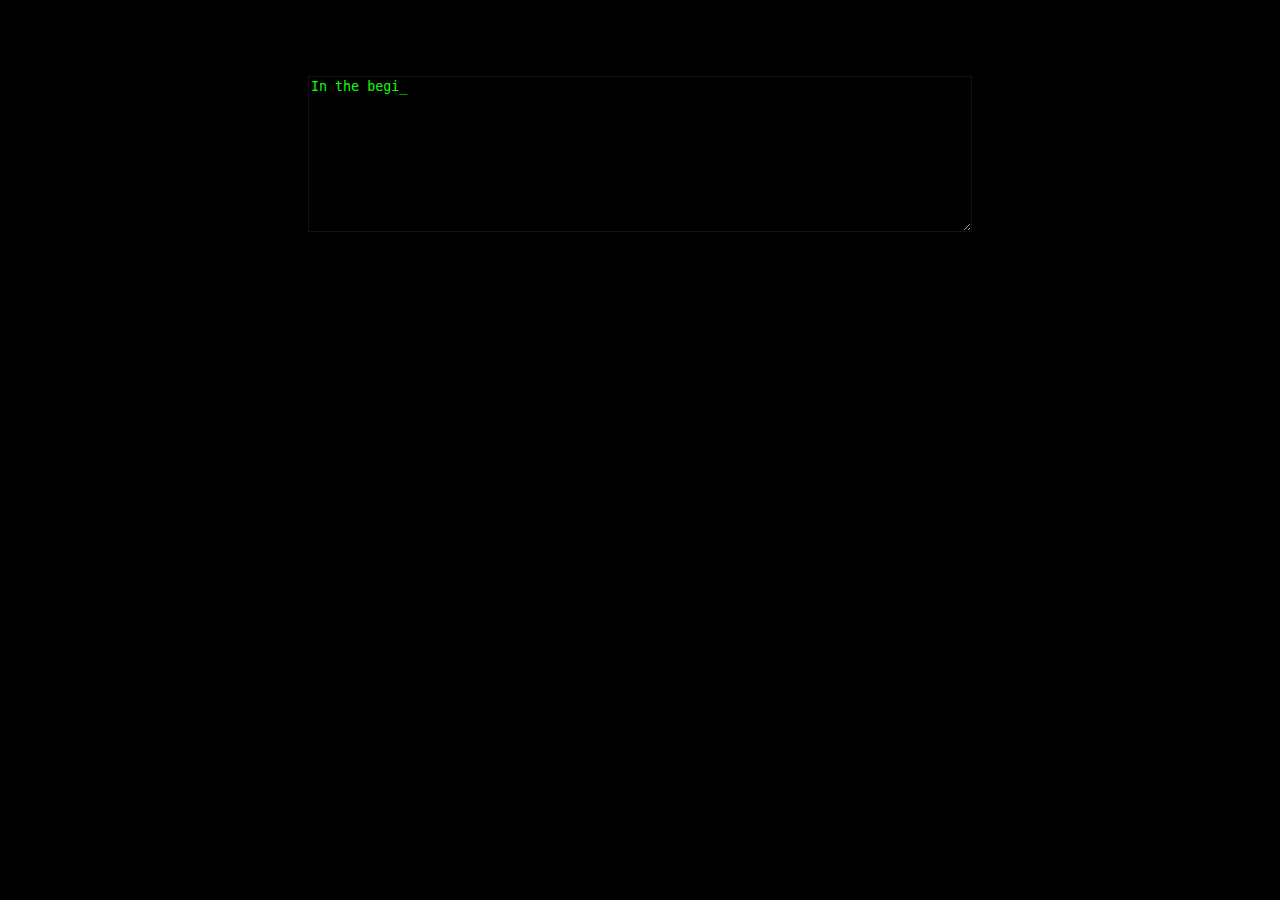
<file: god.html>
<html>
<head>
		<meta http-equiv="content-type" content="text/html;charset=iso-8859-1">
		<title>God</title>
<style>
textarea {
	background: #000;
	color: #14FC03;	
	border: 1px solid #111;
}
</style>
		<script language="Javascript"><!--
var tl=new Array(
"In the beginning there was the Computer.",
"Loading Universe Kernel....",
"And God said",
"_ LET THERE BE LIGHT!",
"login: GOD",
"password: OMNISCIENT",
"Password incorrect. Try again.",
"password: OMNIPOTENT",
"Password incorrect. Try again.",
"password: TECHNOCRAT",
"And God logged on at 00:00:01, day 1.",
"# LET THERE BE LIGHT!",
"Unrecognisable command. Try again.",
"# CREATE LIGHT",
"Done",
"# RUN HEAVEN AND EARTH",
"And God created Day and Night. And God saw that there were 0 errors.",
"And God logged off at 00:01:00, day 1.",
" ",
"And God logged on at 00:00:01, day 2.",
"# LET THERE BE FIRMAMENT IN THE MIDST OF WATER AND LIGHT",
"Unrecognisable command. Try again..",
"# CREATE FIRMAMENT",
"Done.",
"# RUN HEAVEN AND EARTH",
"And God divided the waters. And God saw that there were 0 errors.",
"And God logged off at 00:02:00, day 2.",
" ",
"And God logged on at 00:00:01, day 3.",
"# LET THE WATERS UNDER HEAVEN BE GATHERED TOGETHER UNTO ONE PLACE AND LET THE DRY LAND APPEAR",
"Too many characters in specification string. Try again.",
"# CREATE DRY_LAND",
"Done.",
"# RUN HEAVEN AND EARTH",
"# LET THE EARTH PRODUCE FRESH GROWTH, LET THERE BE ON THE EARTH PLANTS",
"Too many characters in specification string. Try again.",
"# CREATE PLANTS",
"# RUN HEAVEN AND EARTH",
"So it was; the Earth yielded fresh growth, plants bearing seed. And God saw that there were 0 errors.",
"And God logged off at 00:02:00, day 3.",
" ",
"And God logged on at 00:00:01, day 4.",
"# CREATE LIGHTS IN THE FIRMAMENT TO DIVIDE THE DAY FROM THE NIGHT",
"Unspecified type. Try again.",
"# CREATE SUN_MOON_STARS",
"Done",
"# RUN HEAVEN AND EARTH",
"These lights governed day and night and separated light from darkness. And God saw there were 0 errors.",
"And God logged off at 00:02:00, day 4.",
" ",
"And God logged on at 00:00:01, day 5.",
"# CREATE FISH",
"Done",
"# CREATE FOWL",
"Done",
"# RUN HEAVEN AND EARTH",
"And God created the great sea monsters and every living creature that creepeth wherewith the waters swarmed after its kind and every winged fowl after its kind. And God saw that there were 0 errors.",
"And God logged off at 00:02:00, day 5.",
" ",
"And God logged on at 00:00:01, day 6.",
"# CREATE CATTLE",
"Done",
"# CREATE CREEPY_THINGS",
"Done",
"# RUN HEAVEN AND EARTH",
"# NOW LET US MAKE MAN IN OUR IMAGE",
"Unspecified type. Try again.",
"# CREATE MAN",
"Done",
"# BE FRUITFUL AND MULTIPLY AND REPLENISH THE EARTH AND SUBDUE IT AND HAVE DOMINION OVER THE FISH OF THE SEA AND OVER THE FOWL OF THE AIR AND OVER EVERY LIVING THING THAT CREEPETH UPON THE EARTH",
"Too many command operands. Try again.",
"# RUN MULTIPLICATION",
"Execution terminated. 6 errors.",
"# INSERT BREATH",
"Done",
"# RUN MULTIPLICATION",
"Execution terminated. 5 errors.",
"# MOVE MAN TO GARDEN OF EDEN",
"File Garden of Eden does not exist.",
"# CREATE GARDEN.EDN",
"Done",
"# MOVE MAN TO GARDEN.EDN",
"Done",
"# RUN MULTIPLICATION",
"Execution terminated. 4 errors.",
"# COPY WOMAN FROM MAN",
"Done",
"# RUN MULTIPLICATION",
"Execution terminated. 3 errors.",
"# CREATE DESIRE",
"Done",
"# RUN MULTIPLICATION",
"Execution terminated. 2 errors.",
"# CREATE FREEWILL",
"Done",
"# RUN FREEWILL",
"And God saw man and woman being fruitful and multiplying in Garden.edn",
"Warning: No time limit set. 1 errors.",
"# UNDO DESIRE",
"Desire cannot be undone. File may be in use by Freewill.",
"# DELETE FREEWILL",
"Freewill cannot be deleted. it may be a hidden or system file or may be in use.",
"Enter replacement, cancel, or ask for help.",
"# HELP",
"Desire cannot be undone. File may be in use by Freewill.",
"Freewill cannot be deleted. it may be a hidden or system file or may be in use.",
"Try again, cancel or quit program.",
"Try again",
"Try again, cancel or quit program.",
"cancel",
"Try again, cancel or quit program.",
"quit",
"Try again, cancel or quit program.",
"# CREATE TREE_OF_KNOWLEDGE",
"And God saw man and woman being fruitful and multiplying in Garden.edn",
"Warning: No time limit set. 1 errors.",
"# CREATE GOOD, EVIL",
"Done",
"# ACTIVATE EVIL",
"And God saw he had created shame.",
"Warning system error. Missing or corrupt file: Man and Woman not in Garden.edn. 1 errors.",
"# SCAN GARDEN.EDN FOR MAN, WOMAN",
"Search failed.",
"# DELETE SHAME",
"Shame cannot be deleted. File may be in use by Freewill.",
"# DELETE FREEWILL",
"Freewill cannot be deleted. it may be a hidden or system file or may be in use.",
"Enter replacement, cancel, or ask for help.",
"# STOP",
"Unrecognizable command. Try again",
"# BREAK",
"# BREAK",
"# BREAK",
"ATTENTION ALL USERS *** ATTENTION ALL USERS COMPUTER GOING DOWN FOR REGULAR MAINTENANCE IN FIVE MINUTES. PLEASE LOG OFF.",
"# CREATE NEW WORLD",
"You have exceeded your allocated file space.",
"You must destroy old files before new ones can be created.",
"# DESTROY EARTH",
"Destroy earth: Please confirm.",
"COMPUTER DOWN *** COMPUTER DOWN.",
"SERVICES WILL RESUME day 8 AT 00:00:00",
"YOU MUST SIGN OFF NOW.",
"And God logged off at 23:59:59, day 6.",
" ",
"And God rested."
);
var speed=60;
var index=0; text_pos=0;
var str_length=tl[0].length;
var contents, row;

function type_text()
{
  contents='';
  row=Math.max(0,index-7);
  while(row<index)
    contents += tl[row++] + '\r\n';
  document.forms[0].elements[0].value = contents + tl[index].substring(0,text_pos) + "_";
  if(text_pos++==str_length)
  {
    text_pos=0;
    index++;
    if(index!=tl.length)
    {
      str_length=tl[index].length;
      setTimeout("type_text()",1500);
    }
  } else
    setTimeout("type_text()",speed);
}
// -->
		</script>
</head>
	<body bgcolor="black" onload="type_text()">
		
<p>&nbsp;</p>
<p>&nbsp;</p>
<form>
  <div align="center">
    <textarea rows="10" cols="80" wrap="soft"></textarea>
  </div>
</form>
<p align="center"> 
<!-- unix convertion by crimeboy -->

</body>
</html>
</file>
<file: flappykentaro/css/main.css>
/*
   Copyright 2015 djvolz
   flappyKentaro - main.css
   
   Licensed under the Apache License, Version 2.0 (the "License");
   you may not use this file except in compliance with the License.
   You may obtain a copy of the License at

       http://www.apache.org/licenses/LICENSE-2.0

   Unless required by applicable law or agreed to in writing, software
   distributed under the License is distributed on an "AS IS" BASIS,
   WITHOUT WARRANTIES OR CONDITIONS OF ANY KIND, either express or implied.
   See the License for the specific language governing permissions and
   limitations under the License.
*/

@-webkit-keyframes animLand {
   0% { background-position: 0px 0px; }
   100% { background-position: -335px 0px; }
}
@-moz-keyframes animLand {
   0% { background-position: 0px 0px; }
   100% { background-position: -335px 0px; }
}
@-o-keyframes animLand {
   0% { background-position: 0px 0px; }
   100% { background-position: -335px 0px; }
}
@keyframes animLand {
   0% { background-position: 0px 0px; }
   100% { background-position: -335px 0px; }
}

@-webkit-keyframes animSky {
   0% { background-position: 0px 100%; }
   100% { background-position: -275px 100%; }
}
@-moz-keyframes animSky {
   0% { background-position: 0px 100%; }
   100% { background-position: -275px 100%; }
}
@-o-keyframes animSky {
   0% { background-position: 0px 100%; }
   100% { background-position: -275px 100%; }
}
@keyframes animSky {
   0% { background-position: 0px 100%; }
   100% { background-position: -275px 100%; }
}

@-webkit-keyframes animBird {
   from { background-position: 0px 0px; }
   to { background-position: 0px -96px; }
}
@-moz-keyframes animBird {
   from { background-position: 0px 0px; }
   to { background-position: 0px -96px; }
}
@-o-keyframes animBird {
   from { background-position: 0px 0px; }
   to { background-position: 0px -96px; }
}
@keyframes animBird {
   from { background-position: 0px 0px; }
   to { background-position: 0px -96px; }
}

@-webkit-keyframes animPipe {
   0% { left: 900px; }
   100% { left: -100px; }
}
@-moz-keyframes animPipe {
   0% { left: 900px; }
   100% { left: -100px; }
}
@-o-keyframes animPipe {
   0% { left: 900px; }
   100% { left: -100px; }
}
@keyframes animPipe {
   0% { left: 900px; }
   100% { left: -100px; }
}

@-webkit-keyframes animCeiling {
   0% { background-position: 0px 0px; }
   100% { background-position: -63px 0px; }
}
@-moz-keyframes animCeiling {
   0% { background-position: 0px 0px; }
   100% { background-position: -63px 0px; }
}
@-o-keyframes animCeiling {
   0% { background-position: 0px 0px; }
   100% { background-position: -63px 0px; }
}
@keyframes animCeiling {
   0% { background-position: 0px 0px; }
   100% { background-position: -63px 0px; }
}


*,
*:before,
*:after
{
   /* border box */
   -moz-box-sizing: border-box;
   -webkit-box-sizing: border-box;
   box-sizing: border-box;
   /* gpu acceleration */
   -webkit-transition: translate3d(0,0,0);
   /* select disable */
   -webkit-touch-callout: none;
   -webkit-user-select: none;
   -khtml-user-select: none;
   -moz-user-select: none;
   -ms-user-select: none;
   user-select: none;
}

html,
body
{
   height: 100%;
   overflow: hidden;
   font-family: monospace;
   font-size: 12px;
   color: #fff;
}

#gamecontainer
{
   position: relative;
   width: 100%;
   height: 100%;
   min-height: 525px;
}

/*
Screen - Game
*/
#gamescreen
{
   position: absolute;
   width: 100%;
   height: 100%;
}

#sky
{
   position: absolute;
   top: 0;
   width: 100%;
   height: 80%;
   background-image: url('../assets/enterprise.gif');
   background-repeat: repeat-x;
   background-position: 0px 100%;
   background-color: #000;
   /*background-color: #4ec0ca;*/

   -webkit-animation: animSky 7s linear infinite;
   animation: animSky 7s linear infinite;
}

#flyarea
{
   position: absolute;
   bottom: 0;
   height: 420px;
   width: 100%;
}

#ceiling
{
   position: absolute;
   top: -16px;
   height: 16px;
   width: 100%;
   background-image: url('../assets/ceiling.png');
   background-repeat: repeat-x;
   
   -webkit-animation: animCeiling 481ms linear infinite;
   animation: animCeiling 481ms linear infinite;
}

#land
{
   position: absolute;
   bottom: 0;
   width: 100%;
   height: 20%;
   background-image: url('../assets/land.png');
   background-repeat: repeat-x;
   background-position: 0px 0px;
   background-color: #ded895;
   
   -webkit-animation: animLand 2516ms linear infinite;
   animation: animLand 2516ms linear infinite;
}

#bigscore
{
   position: absolute;
   top: 20px;
   left: 150px;
   z-index: 100;
}

#bigscore img
{
   display: inline-block;
   padding: 1px;
}

#splash
{
   position: absolute;
   opacity: 0;
   top: 75px;
   left: 65px;
   width: 188px;
   height: 170px;
   background-image: url('../assets/splash.png');
   background-repeat: no-repeat;
}

#scoreboard
{
   position: absolute;
   display: none;
   opacity: 0;
   top: 64px;
   left: 43px;
   width: 236px;
   height: 280px;
   background-image: url('../assets/scoreboard.png');
   background-repeat: no-repeat;
   
   z-index: 1000;
}

#medal
{
   position: absolute;
   opacity: 0;
   top: 114px;
   left: 32px;
   width: 44px;
   height: 44px;
}

#currentscore
{
   position: absolute;
   top: 105px;
   left: 107px;
   width: 104px;
   height: 14px;
   text-align: right;
}

#currentscore img
{
   padding-left: 2px;
}

#highscore
{
   position: absolute;
   top: 147px;
   left: 107px;
   width: 104px;
   height: 14px;
   text-align: right;
}

#highscore img
{
   padding-left: 2px;
}

#replay
{
   position: absolute;
   opacity: 0;
   top: 205px;
   left: 61px;
   height: 115px;
   width: 70px;
   cursor: pointer;
}

.boundingbox
{
   position: absolute;
   display: none;
   top: 0;
   left: 0;
   width: 0;
   height: 0;
   border: 1px solid red;
}

#player
{
   left: 60px;
   top: 200px;
}

.bird
{
   position: absolute;
   width: 37px;
   height: 45px;
   background-image: url('../assets/kentaro_face.png');
   
   -webkit-animation: animBird 300ms steps(1) infinite;
   animation: animBird 300ms steps(1) infinite;
}

.pipe
{
   position: absolute;
   left: -100px;
   width: 52px;
   height: 100%;
   z-index: 10;
   
   -webkit-animation: animPipe 7500ms linear;
   animation: animPipe 7500ms linear;
}

.pipe_upper
{
   position: absolute;
   top: 0;
   width: 52px;
   background-image: url('../assets/kentaro_down.png');
   background-repeat: repeat-y;
   background-position: center;
}

.pipe_upper:after
{
   content: "";
   position: absolute;
   bottom: 0;
   width: 52px;
   height: 26px;
   background-image: url('../assets/pipe-down.png');
}

.pipe_lower
{
   position: absolute;
   bottom: 0;
   width: 52px;
   background-image: url('../assets/kentaro_up.png');
   background-repeat: repeat-y;
   background-position: center;
}

.pipe_lower:after
{
   content: "";
   position: absolute;
   top: 0;
   width: 52px;
   height: 26px;
   background-image: url('../assets/pipe-up.png');
}

#footer
{
   position: absolute;
   bottom: 3px;
   left: 3px;
}

#footer a,
#footer a:link,
#footer a:visited,
#footer a:hover,
#footer a:active
{
   display: block;
   padding: 2px;
   text-decoration: none;
   color: #fff;
}
</file>
<file: kentaro/styles/style.css>
#renan {
    -webkit-animation: rotation 2s infinite linear;
    position: relative;
}

@-webkit-keyframes rotation {
    from {-webkit-transform: rotate(0deg);}
    to   {-webkit-transform: rotate(359deg);}
}

body {
  position: relative;
  color: black;
}

#logo {
  font-size: 90px;
  font-family: Arial;
}

#logoWrapper {
   margin-left: auto;
   margin-right: auto;
   text-align: center;
   margin-top: -70px;
}

#score {
   margin-left: auto;
   margin-right: auto;
   text-align: center;
   margin-top: -40px;
  font-size: 90px;
  font-family: Arial;
}

#tip {
   margin-left: auto;
   margin-right: auto;
   text-align: center;
   font-family: Arial;
}

#sponsored {
   margin-left: auto;
   margin-right: auto;
   text-align: center;
   font-style: italic;
   font-family: Arial;
}

#musicPlayer {
   margin-left: auto;
   margin-right: auto;
   text-align: center;
}

a {
}
a:link {
    color: #666666;
    text-decoration: none;
}

a:active {
    color: #B73045;
    text-decoration: none;
}

a:visited {
    color: #999999;
    text-decoration: none;
}
a:hover {
    color: #B73045;
    text-decoration: none;
}
</file>
<file: paintr/css/style.css>
/* --------------------------------

Primary style

-------------------------------- */
html * {
  -webkit-font-smoothing: antialiased;
  -moz-osx-font-smoothing: grayscale;
}

*, *::after, *::before {
  -webkit-box-sizing: border-box;
  -moz-box-sizing: border-box;
  box-sizing: border-box;
}

*::after, *::before {
  content: '';
}

body {
  font-size: 100%;
  font-family: "Roboto", sans-serif;
  color: white;
  background-color: #3489DA;
}

a {
  color: #f58780;
  text-decoration: none;
}

img {
  max-width: 100%;
}

h1, h2 {
  color: #ffffff;
}

/* --------------------------------

Modules - reusable parts of our design

-------------------------------- */
.btn {
  display: inline-block;
  text-align: center;
  text-transform: uppercase;
  font-weight: bold;
  font-size: 12px;
  font-size: 0.75rem;
  color: #ffffff;
  background-color: black;
  box-shadow: 0 1px 6px rgba(0, 0, 0, 0.1), inset 0 1px 0 rgba(255, 255, 255, 0.2);
  -webkit-transition: background-color 0.2s;
  -moz-transition: background-color 0.2s;
  transition: background-color 0.2s;
}
.no-touch .btn:hover {
  background-color: grey;
}
.btn.salmon {
  background-color: black;
}
.no-touch .btn.salmon:hover {
  background-color: grey;
}
@media only screen and (min-width: 1070px) {
  .btn {
    font-size: 14px;
    font-size: 0.875rem;
    letter-spacing: 2px;
  }
}

/* --------------------------------

Main components

-------------------------------- */
html, body {
  /* important for .cd-main-content 100% height to work */
  height: 100%;
}

.cd-header {
  position: fixed;
  top: 0;
  left: 0;
  z-index: 3;
  width: 100%;
  height: 50px;
  background-color: #2b2d40;
  overflow: hidden;
  /* Force Hardware Acceleration in WebKit */
  -webkit-transform: translateZ(0);
  -moz-transform: translateZ(0);
  -ms-transform: translateZ(0);
  -o-transform: translateZ(0);
  transform: translateZ(0);
  -webkit-backface-visibility: hidden;
  backface-visibility: hidden;
  -webkit-transform: translateY(-100%);
  -moz-transform: translateY(-100%);
  -ms-transform: translateY(-100%);
  -o-transform: translateY(-100%);
  transform: translateY(-100%);
  -webkit-transition: -webkit-transform 0.3s;
  -moz-transition: -moz-transform 0.3s;
  transition: transform 0.3s;
}
.cd-header:after {
  content: "";
  display: table;
  clear: both;
}
.cd-header #cd-logo {
  float: left;
  margin: 18px 0 0 5%;
}
.cd-header #cd-logo img {
  display: block;

}
.cd-header #cd-action {
  display: inline-block;
  float: right;
  margin: 10px 5% 0 0;
}
.cd-header .btn {
  height: 30px;
  line-height: 30px;
  padding: 0 2em;
}
.cd-header.slide-down {
  -webkit-transform: translateY(0);
  -moz-transform: translateY(0);
  -ms-transform: translateY(0);
  -o-transform: translateY(0);
  transform: translateY(0);
}
@media only screen and (min-width: 1070px) {
  .cd-header {
    height: 90px;
    background-color: transparent;
  }
  .cd-header #cd-logo {

  }
  .cd-header #cd-logo img {

  }
  .cd-header #cd-action {
    margin: 20px 5% 0 0;
  }
  .cd-header .btn {
    height: 50px;
    line-height: 50px;
  }
}

.cd-main-content {
  overflow: hidden;
  max-width: 1440px;
  margin: 0 auto;
}
@media only screen and (min-width: 1070px) {
  .cd-main-content {
    position: relative;
    height: 100%;
    min-height: 500px;
    padding: 0 10%;
  }
}

.cd-product-intro {
  padding: 50px 5%;
  text-align: center;
}
.cd-product-intro h1 {
  margin-bottom: 10px;
  font-weight: 100;
  font-size: 25px;
  font-size: 1.5625rem;
  font-weight: 700;
  line-height: 1.2;
}
.cd-product-intro p {
  padding: 0 0 20px;
  font-size: 14px;
  font-size: 0.875rem;
  line-height: 1.8;
  max-width: 560px;
  margin: 0 auto;
}
.cd-product-intro .cd-triggers:after {
  content: "";
  display: table;
  clear: both;
}
.cd-product-intro .btn {
  width: 120px;
  height: 40px;
  line-height: 40px;
  margin-right: 8px;
}
@media only screen and (min-width: 480px) {
  .cd-product-intro {
    padding: 50px 10%;
  }
}
@media only screen and (min-width: 850px) {
  .cd-product-intro {
    padding: 50px 15%;
  }
}
@media only screen and (min-width: 1070px) {
  .cd-product-intro {
    /* Force Hardware Acceleration in WebKit */
    -webkit-transform: translateZ(0);
    -moz-transform: translateZ(0);
    -ms-transform: translateZ(0);
    -o-transform: translateZ(0);
    transform: translateZ(0);
    -webkit-backface-visibility: hidden;
    backface-visibility: hidden;
    position: absolute;
    top: 50%;
    -webkit-transform: translateY(-50%);
    -moz-transform: translateY(-50%);
    -ms-transform: translateY(-50%);
    -o-transform: translateY(-50%);
    transform: translateY(-50%);
    left: 10%;
    width: 50%;
    padding: 0;
    text-align: left;
    -webkit-transition: -webkit-transform 0.3s, opacity 0.3s;
    -moz-transition: -moz-transform 0.3s 0s, opacity 0.3s;
    transition: transform 0.3s, opacity 0.3s;
  }
  .is-product-tour .cd-product-intro {
    opacity: 0;
    -webkit-transform: translateY(-50%) translateX(-50%);
    -moz-transform: translateY(-50%) translateX(-50%);
    -ms-transform: translateY(-50%) translateX(-50%);
    -o-transform: translateY(-50%) translateX(-50%);
    transform: translateY(-50%) translateX(-50%);
  }
  .cd-product-intro h1 {
    font-size: 50px;
    font-size: 3.125rem;
  }
  .cd-product-intro p {
    font-size: 16px;
    font-size: 1rem;
    padding: 10px 0 44px;
    margin: 0;
  }
  .cd-product-intro .btn {
    margin-right: 15px;
    width: 190px;
    height: 60px;
    line-height: 60px;
  }
}

#cd-product-tour {
  position: relative;
}
@media only screen and (min-width: 1070px) {
  #cd-product-tour {
    width: 100%;
    max-width: 850px;
    margin: 0 auto;
    height: 500px;
    top: 50%;
    left: 0;
    -webkit-transform: translateZ(0);
    -moz-transform: translateZ(0);
    -ms-transform: translateZ(0);
    -o-transform: translateZ(0);
    transform: translateZ(0);
    -webkit-transform: translateY(-50%) translateX(75%);
    -moz-transform: translateY(-50%) translateX(75%);
    -ms-transform: translateY(-50%) translateX(75%);
    -o-transform: translateY(-50%) translateX(75%);
    transform: translateY(-50%) translateX(75%);
    -webkit-transition: -webkit-transform 0.3s;
    -moz-transition: -moz-transform 0.3s;
    transition: transform 0.3s;
  }
  .is-product-tour #cd-product-tour {
    -webkit-transform: translateY(-50%) translateX(0);
    -moz-transform: translateY(-50%) translateX(0);
    -ms-transform: translateY(-50%) translateX(0);
    -o-transform: translateY(-50%) translateX(0);
    transform: translateY(-50%) translateX(0);
  }
  #cd-product-tour > ul {
    height: 100%;
    width: 100%;
  }
}

.cd-single-item {
  /* product tour - single list item */
  padding: 50px 5% 120px;
  width: 100%;
  text-align: center;
  border-top: 1px solid #494e6e;
}
.cd-single-item h2 {
  margin-bottom: 15px;
  font-size: 22px;
  font-size: 1.375rem;
}
.cd-single-item p {
  padding: 10px 0 50px;
  font-size: 14px;
  font-size: 0.875rem;
  line-height: 1.6;
}
@media only screen and (min-width: 480px) {
  .cd-single-item {
    padding: 50px 10% 120px;
  }
}
@media only screen and (min-width: 850px) {
  .cd-single-item {
    padding: 50px 15% 120px;
  }
  .cd-single-item:after {
    content: "";
    display: table;
    clear: both;
  }
  .cd-single-item .cd-caption {
    width: 50%;
    float: left;
    margin-top: 180px;
  }
  .cd-single-item:nth-child(2n) .cd-caption {
    float: right;
  }
}
@media only screen and (min-width: 1070px) {
  .cd-single-item {
    position: absolute;
    top: 50%;
    -webkit-transform: translateY(-50%);
    -moz-transform: translateY(-50%);
    -ms-transform: translateY(-50%);
    -o-transform: translateY(-50%);
    transform: translateY(-50%);
    left: 0;
    text-align: left;
    border-top: none;
    padding: 0;
    visibility: visible;
  }
  .cd-single-item.cd-not-visible {
    /*need to create a specific class to change visibility value due to a Firefox bug*/
    /*CSS transition/animation fails when parent element changes visibility attribute*/
    visibility: hidden;
  }
  .cd-single-item h2 {
    font-size: 48px;
    font-size: 3rem;
    font-weight: 300;
  }
  .cd-single-item p {
    font-size: 16px;
    font-size: 1rem;
    line-height: 1.5;
    max-width: 600px;
  }
  .cd-single-item .cd-caption {
    width: 60%;
    float: right;
    margin: 80px 0 0 5%;
    opacity: 0;
    -webkit-transform: translateZ(0);
    -moz-transform: translateZ(0);
    -ms-transform: translateZ(0);
    -o-transform: translateZ(0);
    transform: translateZ(0);
    -webkit-transition: -webkit-transform 0.3s, opacity 0.3s;
    -moz-transition: -moz-transform 0.3s 0s, opacity 0.3s;
    transition: transform 0.3s, opacity 0.3s;
  }
  .is-product-tour .cd-single-item.cd-active .cd-caption {
    opacity: 1;
  }
  .cd-single-item.cd-move-right .cd-caption {
    -webkit-transform: translateX(100px);
    -moz-transform: translateX(100px);
    -ms-transform: translateX(100px);
    -o-transform: translateX(100px);
    transform: translateX(100px);
  }
}

.cd-image-container {
  /*wrapper for image (and video - desktop only)*/
  max-width: 226px;
  margin: 0 auto;
  padding-top: 50px;
}
.cd-image-container > div {
  position: relative;
}
.cd-image-container img {
  display: block;
}
.cd-image-container video {
  display: none;
}
@media only screen and (min-width: 850px) {
  .cd-image-container {
    float: right;
  }
  .cd-single-item:nth-child(2n) .cd-image-container {
    float: left;
  }
}
@media only screen and (min-width: 1070px) {
  .cd-image-container {
    height: 402px;
    width: 35%;
    float: left;
    max-width: none;
    padding-top: 0;
  }
  .cd-image-container > div {
    display: inline-block;
    max-width: 100%;
    max-height: 100%;
  }
  .cd-image-container img {
    height: 382px;
    -webkit-transition: -webkit-transform 0.3s;
    -moz-transition: -moz-transform 0.3s;
    transition: transform 0.3s;
    -webkit-transform: translateZ(0);
    -moz-transform: translateZ(0);
    -ms-transform: translateZ(0);
    -o-transform: translateZ(0);
    transform: translateZ(0);
  }
  .cd-image-container video {
    /*not inserted in html - will be loaded through jQuery*/
    display: block;
    position: absolute;
    width: 402px;
    left: 50%;
    top: 50%;
    bottom: auto;
    right: auto;
    z-index: 1;
    -webkit-transition: -webkit-transform 0.3s;
    -moz-transition: -moz-transform 0.3s;
    transition: transform 0.3s;
    -webkit-transform: translateZ(0);
    -moz-transform: translateZ(0);
    -ms-transform: translateZ(0);
    -o-transform: translateZ(0);
    transform: translateZ(0);
    -webkit-transform: translateX(-50%) translateY(-50%) rotate(-90deg);
    -moz-transform: translateX(-50%) translateY(-50%) rotate(-90deg);
    -ms-transform: translateX(-50%) translateY(-50%) rotate(-90deg);
    -o-transform: translateX(-50%) translateY(-50%) rotate(-90deg);
    transform: translateX(-50%) translateY(-50%) rotate(-90deg);
  }
  .cd-move-right .cd-image-container img {
    -webkit-transform: translateX(100%);
    -moz-transform: translateX(100%);
    -ms-transform: translateX(100%);
    -o-transform: translateX(100%);
    transform: translateX(100%);
  }
  .cd-move-right .cd-image-container video {
    -webkit-transform: translateX(50%) translateY(-50%) rotate(-90deg);
    -moz-transform: translateX(50%) translateY(-50%) rotate(-90deg);
    -ms-transform: translateX(50%) translateY(-50%) rotate(-90deg);
    -o-transform: translateX(50%) translateY(-50%) rotate(-90deg);
    transform: translateX(50%) translateY(-50%) rotate(-90deg);
  }
}

.cd-phone-frame {
  /* Phone in CSS */
  -webkit-box-sizing: content-box;
  -moz-box-sizing: content-box;
  box-sizing: content-box;
  position: absolute;
  top: -45px;
  left: -10px;
  width: 100%;
  height: 100%;
  border-color: black;
  border-style: solid;
  border-width: 45px 10px;
  border-radius: 2.5em;
  -webkit-backface-visibility: hidden;
  backface-visibility: hidden;
}
.cd-phone-frame::after, .cd-phone-frame::before {
  /*these are the iPhone circle elements*/
  position: absolute;
  left: 50%;
  right: auto;
  -webkit-transform: translateX(-50%);
  -moz-transform: translateX(-50%);
  -ms-transform: translateX(-50%);
  -o-transform: translateX(-50%);
  transform: translateX(-50%);
  -webkit-backface-visibility: hidden;
  backface-visibility: hidden;
  background-color: #202331;
  border-radius: 50%;
}
.cd-phone-frame::before {
  height: 11px;
  width: 11px;
  top: -28px;
}
.cd-phone-frame::after {
  height: 31px;
  width: 31px;
  bottom: -38px;
}

.cd-image-wrapper {
  position: relative;
  overflow: hidden;
  z-index: 2;
}

.cd-slider-nav {
  /* product discover slider navigation */
  display: none;
  position: fixed;
  bottom: 0;
  left: 0;
  z-index: 1;
  width: 100%;
  height: 80px;
}
.cd-slider-nav:after {
  content: "";
  display: table;
  clear: both;
}
.cd-slider-nav a {
  position: relative;
  display: block;
  height: 100%;
  width: 50%;
  float: left;
  overflow: hidden;
  text-indent: 100%;
  white-space: nowrap;
  color: transparent;
  background: black;
}
.no-touch .cd-slider-nav a:hover {
  background: grey;
}
.cd-slider-nav a::before {
  /*this is the bacground arrow - we have been used a before element to change the opacity on hover*/
  position: absolute;
  left: 50%;
  top: 50%;
  bottom: auto;
  right: auto;
  -webkit-transform: translateX(-50%) translateY(-50%);
  -moz-transform: translateX(-50%) translateY(-50%);
  -ms-transform: translateX(-50%) translateY(-50%);
  -o-transform: translateX(-50%) translateY(-50%);
  transform: translateX(-50%) translateY(-50%);
  width: 24px;
  height: 16px;
  opacity: .2;
  background: url(../img/cd-arrow.svg) no-repeat center center;
  -webkit-backface-visibility: hidden;
  backface-visibility: hidden;
  -webkit-transition: opacity 0.2s;
  -moz-transition: opacity 0.2s;
  transition: opacity 0.2s;
}
.no-touch .cd-slider-nav a:hover::before {
  opacity: 1;
}
.cd-slider-nav .cd-next {
  border-left: 1px solid #3f435f;
}
.cd-slider-nav .cd-next::before {
  -webkit-transform: translateX(-50%) translateY(-50%) rotate(180deg);
  -moz-transform: translateX(-50%) translateY(-50%) rotate(180deg);
  -ms-transform: translateX(-50%) translateY(-50%) rotate(180deg);
  -o-transform: translateX(-50%) translateY(-50%) rotate(180deg);
  transform: translateX(-50%) translateY(-50%) rotate(180deg);
}
@media only screen and (min-width: 1070px) {
  .cd-slider-nav {
    display: block;
  }
  .cd-slider-nav a {
    visibility: hidden;
    opacity: 0;
    -webkit-transition: opacity 0.3s 0s, visibility 0s 0.3s, background 0.2s;
    -moz-transition: opacity 0.3s 0s, visibility 0s 0.3s, background 0.2s;
    transition: opacity 0.3s 0s, visibility 0s 0.3s, background 0.2s;
  }
  .is-product-tour .cd-slider-nav a {
    visibility: visible;
    opacity: 1;
    -webkit-transition: opacity 0.3s 0s, visibility 0s 0s, background 0.2s;
    -moz-transition: opacity 0.3s 0s, visibility 0s 0s, background 0.2s;
    transition: opacity 0.3s 0s, visibility 0s 0s, background 0.2s;
  }
  .is-product-tour .cd-slider-nav a.cd-inactive {
    visibility: hidden;
    opacity: 0;
    -webkit-transition: opacity 0.3s 0s, visibility 0s 0.3s, background 0.2s;
    -moz-transition: opacity 0.3s 0s, visibility 0s 0.3s, background 0.2s;
    transition: opacity 0.3s 0s, visibility 0s 0.3s, background 0.2s;
  }
}

.cd-loader {
  /*top loading bar*/
  position: fixed;
  top: 0;
  left: 0;
  height: 3px;
  width: 0;
  background-color: #f58780;
  display: none;
}
</file>
<file: rehabme/login/css/rehabMe.css>
html,body {
    margin: 0;
    padding: 0;
}

button {
    margin: 0;
    padding: 0;
    border: 0;
    background: none;
    font-size: 100%;
    vertical-align: baseline;
    font-family: inherit;
    color: inherit;
    -webkit-appearance: none;
    -ms-appearance: none;
    -o-appearance: none;
    appearance: none;
}

body {
    font: 14px 'Helvetica Neue', Helvetica, Arial, sans-serif;
    line-height: 1.4em;
    background: #eeeeee url('../img/bg.png');
    color: #4d4d4d;
    width: 550px;
    margin: 0 auto;
    -webkit-font-smoothing: antialiased;
    -moz-font-smoothing: antialiased;
    -ms-font-smoothing: antialiased;
    -o-font-smoothing: antialiased;
    font-smoothing: antialiased;
}

#rehabMe {
    background: #fff;
    background: rgba(255, 255, 255, 0.9);
    margin: 130px 0 40px 0;
    border: 1px solid #ccc;
    position: relative;
    border-top-left-radius: 2px;
    border-top-right-radius: 2px;
    box-shadow: 0 2px 6px 0 rgba(0, 0, 0, 0.2),
    0 25px 50px 0 rgba(0, 0, 0, 0.15);
}

#rehabMe:before {
    content: '';
    border-left: 1px solid #f5d6d6;
    border-right: 1px solid #f5d6d6;
    width: 2px;
    position: absolute;
    top: 45px;
    top: 0px;
    left: 40px;
    height: 100%;
}

#rehabMe h1 {
    position: absolute;
    top: -120px;
    width: 100%;
    font-size: 70px;
    font-weight: bold;
    text-align: center;
    color: #888;
    -webkit-text-rendering: optimizeLegibility;
    -moz-text-rendering: optimizeLegibility;
    -ms-text-rendering: optimizeLegibility;
    -o-text-rendering: optimizeLegibility;
    text-rendering: optimizeLegibility;
}

.section {
    position: relative;
}

#header {
    padding-top: 15px;
    border-radius: inherit;
}

#header:before
    content: '';
    position: absolute;
    top: 0;
    right: 0;
    left: 0;
    height: 15px;
    z-index: 2;
    border-bottom: 1px solid #6c615c;
    background: #8d7d77;
    background: -webkit-gradient(linear, left top, left bottom, from(rgba(132, 110, 100, 0.8)),to(rgba(101, 84, 76, 0.8)));
    background: -webkit-linear-gradient(top, rgba(132, 110, 100, 0.8), rgba(101, 84, 76, 0.8));
    background: -moz-linear-gradient(top, rgba(132, 110, 100, 0.8), rgba(101, 84, 76, 0.8));
    background: -o-linear-gradient(top, rgba(132, 110, 100, 0.8), rgba(101, 84, 76, 0.8));
    background: -ms-linear-gradient(top, rgba(132, 110, 100, 0.8), rgba(101, 84, 76, 0.8));
    background: linear-gradient(top, rgba(132, 110, 100, 0.8), rgba(101, 84, 76, 0.8));
    filter: progid:DXImageTransform.Microsoft.gradient(GradientType=0,StartColorStr='#9d8b83', EndColorStr='#847670');
    border-top-left-radius: 1px;
    border-top-right-radius: 1px;
}

#main {
    position: relative;
    z-index: 2;
    border-top: 1px dotted #adadad;
}

/*
  Hack to remove background from Mobile Safari.
  Can't use it globally since it destroys checkboxes in Firefox and Opera
  */
@media screen and (-webkit-min-device-pixel-ratio:0) {
    #toggle-all,
    #rehabMe-list li .toggle {
    background: none;
    }
}

#rehabMe  .login {
    width: 350px;
    margin: 45px auto 25px auto;
}

#rehabMe  .login h2 {
    font-weight: normal;
    font-size: 25px;
    margin-bottom: 20px;
}

#rehabMe  .login input {
    display: block;
    margin-bottom: 10px;
    font-size: 20px;
    padding: 5px;
    width: 340px;
}

#rehabMe  .login .signup-form {
    margin-top: 25px;
}

#rehabMe  .login button {
    width: 100%;
    padding: 5px 10px;
    background: #eee;
    font-size: 20px;
    border: 1px solid #ccc;
    border-radius: 5px;
    margin-bottom: 25px;
    font-family: "Helvetica Neue";
}

#facebookButton {
    width: 100%;
    height: 36px;
    padding: 5px 10px;
    background-color: #3b5998 !important;
    color: white;
    font-size: 19px !important;
    border: 1px solid #ccc;
    border-radius: 5px;
    margin-bottom: 25px;
    font-family: "Helvetica Neue";
}

#rehabMe  .login .loginError {
    border: 1px solid red;
    background: #FDEFF0;
    padding: 5px 15px;
    margin-bottom: 15px;
    visibility: hidden;
}

#rehabMe  .login .registerError {
    border: 1px solid red;
    background: #FDEFF0;
    padding: 5px 15px;
    margin-bottom: 15px;
    visibility: hidden;
}

#rehabMe  #user-info {
    padding: 5px 10px;
    border-top: 1px solid #ededed;
    margin-bottom: 0px;
    text-align: right;

}

#credits {
    color: #888;
    text-align: center;
    padding-top: 25px;
}

#credits a {
    color: #888;
}


/*
 * Table
 */
.datagrid table {
    border-collapse:collapse;
    text-align:left;
    width:100%
}

.datagrid {
    font:normal 15px/150% Arial,Helvetica,sans-serif;
    background:#fff;
    overflow:hidden;
    border:1px solid black;
    -webkit-border-radius:3px;
    -moz-border-radius:3px;
    border-radius:3px
}

.datagrid table td,.datagrid table th {
    padding:3px 10px
}

.datagrid table thead th {
    background-color:black;
    color:#FFF;
    font-size:15px;
    font-weight:700;
    border-left:1px solid black
}

.datagrid table thead th:first-child {
    border:none
}

.datagrid table tbody td {
    color:#00557F;
    border-left:1px solid black;
    font-size:15px;
    font-weight:400
}

.datagrid table tbody .alt td {
    background:#E1EEf4;
    color:#00557F
}

.datagrid table tbody td:first-child {
    border-left:none
}

.datagrid table tbody tr:last-child td {
    border-bottom:none
}

.datagrid table tfoot td div {
    border-top:1px solid black;
    background:#E1EEf4
}

.datagrid table tfoot td {
    padding:0;
    font-size:12px
}

.datagrid table tfoot td div {
    padding:2px
}

.datagrid table tfoot td ul {
    margin:0;
    padding:0;
    list-style:none;
    text-align:right
}

.datagrid table tfoot li {
    display:inline
}

.datagrid table tfoot li a {
    text-decoration:none;
    display:inline-block;
    padding:2px 8px;
    margin:1px;
    color:#FFF;
    border:1px solid black;
    -webkit-border-radius:3px;
    -moz-border-radius:3px;
    border-radius:3px;
    background:-webkit-gradient(linear,left top,left bottom,color-stop(0.05,#069),color-stop(1,#00557F));
    background:-moz-linear-gradient(center top,#069 5%,#00557F 100%);
    filter:progid:DXImageTransform.Microsoft.gradient(startColorstr='#006699',endColorstr='#00557F');
    background-color:black
}

.datagrid table tfoot ul.active,.datagrid table tfoot ul a:hover {
    text-decoration:none;
    border-color:black;
    color:#FFF;
    background:none;
    background-color:#069
}

div.dhtmlx_window_active,div.dhx_modal_cover_dv {
    position:fixed!important
}

#tableHeader {
    background-color: black;
    color: white;
}
tr:nth-child(even) {
    background-color: #F1F1F1;
}

th#dateCol {
    width: 124px !important;
}

td#dateCol {
    width: 210px !important;
}

th#wordCol {
    width: 170px !important;
}

td#wordCol {
    width: 280px !important;
}

th#defCol {
    width: 160px !important;
}

td#defCol {
    width: 280px !important;
}
</file>
<file: rehabme/css/creative.css>
/*!
 * Start Bootstrap - Creative Bootstrap Theme (http://startbootstrap.com)
 * Code licensed under the Apache License v2.0.
 * For details, see http://www.apache.org/licenses/LICENSE-2.0.
 */

html,
body {
    width: 100%;
    height: 100%;
}

body {
    font-family: Merriweather,'Helvetica Neue',Arial,sans-serif;
}

hr {
    max-width: 50px;
    border-color: rgba(255,255,255,.4);
    border-width: 3px;
}

hr.light {
    border-color: #fff;
}

a {
    color: #3BB45D;
    -webkit-transition: all .35s;
    -moz-transition: all .35s;
    transition: all .35s;
}

a:hover,
a:focus {
    color: #eb3812;
}

h1,
h2,
h3,
h4,
h5,
h6 {
    font-family: 'HelveticaNeue-Thin', 'Helvetica Neue Light', 'Open Sans','Helvetica Neue',Arial,sans-serif;
}

p {
    margin-bottom: 20px;
    font-size: 16px;
    line-height: 1.5;
}

.bg-primary {
    background-color: #3BB45D;
}

.bg-dark {
    color: #fff;
    background-color: #222;
}

.text-faded {
    color: rgba(255,255,255,.7);
}

section {
    padding: 100px 0;
}

aside {
    padding: 50px 0;
}

.no-padding {
    padding: 0;
}

.navbar-default {
    border-color: rgba(34,34,34,.05);
    font-family: 'Open Sans','Helvetica Neue',Arial,sans-serif;
    background-color: #fff;
    -webkit-transition: all .35s;
    -moz-transition: all .35s;
    transition: all .35s;
}

.navbar-default .navbar-header .navbar-brand {
    /*text-transform: uppercase;*/
    /*font-family: 'Open Sans','Helvetica Neue',Arial,sans-serif;*/
    font-family: "HelveticaNeue-Thin", "Helvetica Neue Light", "Helvetica Neue", Helvetica, Arial, "Lucida Grande", sans-serif;
    font-weight: 700;
    color: #3BB45D;
}

.navbar-default .navbar-header .navbar-brand:hover,
.navbar-default .navbar-header .navbar-brand:focus {
    color: #eb3812;
}

.navbar-default .nav > li>a,
.navbar-default .nav>li>a:focus {
    text-transform: uppercase;
    font-size: 13px;
    font-weight: 700;
    color: #222;
}

.navbar-default .nav > li>a:hover,
.navbar-default .nav>li>a:focus:hover {
    color: #3BB45D;
}

.navbar-default .nav > li.active>a,
.navbar-default .nav>li.active>a:focus {
    color: #3BB45D!important;
    background-color: transparent;
}

.navbar-default .nav > li.active>a:hover,
.navbar-default .nav>li.active>a:focus:hover {
    background-color: transparent;
}

@media(min-width:768px) {
    .navbar-default {
        border-color: rgba(255,255,255,.3);
        background-color: transparent;
    }

    .navbar-default .navbar-header .navbar-brand {
        color: rgba(255,255,255,.7);
    }

    .navbar-default .navbar-header .navbar-brand:hover,
    .navbar-default .navbar-header .navbar-brand:focus {
        color: #fff;
    }

    .navbar-default .nav > li>a,
    .navbar-default .nav>li>a:focus {
        color: rgba(255,255,255,.7);
    }

    .navbar-default .nav > li>a:hover,
    .navbar-default .nav>li>a:focus:hover {
        color: #fff;
    }

    .navbar-default.affix {
        border-color: rgba(34,34,34,.05);
        background-color: #fff;
    }

    .navbar-default.affix .navbar-header .navbar-brand {
        font-size: 14px;
        color: #3BB45D;
    }

    .navbar-default.affix .navbar-header .navbar-brand:hover,
    .navbar-default.affix .navbar-header .navbar-brand:focus {
        color: #eb3812;
    }

    .navbar-default.affix .nav > li>a,
    .navbar-default.affix .nav>li>a:focus {
        color: #222;
    }

    .navbar-default.affix .nav > li>a:hover,
    .navbar-default.affix .nav>li>a:focus:hover {
        color: #3BB45D;
    }
}

header {
    position: relative;
    width: 100%;
    min-height: auto;
    text-align: center;
    color: #fff;
    background-image: url(../img/bg-grass.jpg);
    background-position: center;
    -webkit-background-size: cover;
    -moz-background-size: cover;
    background-size: cover;
    -o-background-size: cover;
}

header .header-content {
    position: relative;
    width: 100%;
    padding: 100px 15px;
    text-align: center;
}

header .header-content .header-content-inner h1 {
    margin-top: 0;
    margin-bottom: 0;
    font-family: "HelveticaNeue-Thin", "Helvetica Neue Light", "Helvetica Neue", Helvetica, Arial, "Lucida Grande", sans-serif;
    font-weight: 100;
}
header .header-content .header-content-inner hr {
    margin: 30px auto;
}

header .header-content .header-content-inner p {
    margin-bottom: 50px;
    font-size: 16px;
    font-weight: 300;
    color: rgba(255,255,255,.7);
}

@media(min-width:768px) {
    header {
        min-height: 100%;
    }

    header .header-content {
        position: absolute;
        top: 50%;
        padding: 0 50px;
        -webkit-transform: translateY(-50%);
        -ms-transform: translateY(-50%);
        transform: translateY(-50%);
    }

    header .header-content .header-content-inner {
        margin-right: auto;
        margin-left: auto;
        max-width: 1000px;
    }

    header .header-content .header-content-inner p {
        margin-right: auto;
        margin-left: auto;
        max-width: 80%;
        font-size: 18px;
    }
}

.section-heading {
    margin-top: 0;
}

.service-box {
    margin: 50px auto 0;
    max-width: 400px;
}

@media(min-width:992px) {
    .service-box {
        margin: 20px auto 0;
    }
}

.service-box p {
    margin-bottom: 0;
}

.portfolio-box {
    display: block;
    position: relative;
    margin: 0 auto;
    max-width: 650px;
}

.portfolio-box .portfolio-box-caption {
    display: block;
    position: absolute;
    bottom: 0;
    width: 100%;
    height: 100%;
    text-align: center;
    color: #fff;
    opacity: 0;
    background: rgba(59,180,93,.9);
    -webkit-transition: all .35s;
    -moz-transition: all .35s;
    transition: all .35s;
}

.portfolio-box .portfolio-box-caption .portfolio-box-caption-content {
    position: absolute;
    top: 50%;
    width: 100%;
    text-align: center;
    transform: translateY(-50%);
}

.portfolio-box .portfolio-box-caption .portfolio-box-caption-content .project-category,
.portfolio-box .portfolio-box-caption .portfolio-box-caption-content .project-name {
    padding: 0 15px;
    font-family: 'Open Sans','Helvetica Neue',Arial,sans-serif;
}

.portfolio-box .portfolio-box-caption .portfolio-box-caption-content .project-category {
    text-transform: uppercase;
    font-size: 14px;
    font-weight: 600;
}

.portfolio-box .portfolio-box-caption .portfolio-box-caption-content .project-name {
    font-size: 18px;
}

.portfolio-box:hover .portfolio-box-caption {
    opacity: 1;
}

@media(min-width:768px) {
    .portfolio-box .portfolio-box-caption .portfolio-box-caption-content .project-category {
        font-size: 16px;
    }

    .portfolio-box .portfolio-box-caption .portfolio-box-caption-content .project-name {
        font-size: 22px;
    }
}

.call-to-action h2 {
    margin: 0 auto 20px;
}

.text-primary {
    color: #3BB45D;
}

.no-gutter > [class*=col-] {
    padding-right: 0;
    padding-left: 0;
}

.btn-default {
    border-color: #fff;
    color: #222;
    background-color: #fff;
    -webkit-transition: all .35s;
    -moz-transition: all .35s;
    transition: all .35s;
}

.btn-default:hover,
.btn-default:focus,
.btn-default.focus,
.btn-default:active,
.btn-default.active,
.open > .dropdown-toggle.btn-default {
    border-color: #ededed;
    color: #222;
    background-color: #f2f2f2;
}

.btn-default:active,
.btn-default.active,
.open > .dropdown-toggle.btn-default {
    background-image: none;
}

.btn-default.disabled,
.btn-default[disabled],
fieldset[disabled] .btn-default,
.btn-default.disabled:hover,
.btn-default[disabled]:hover,
fieldset[disabled] .btn-default:hover,
.btn-default.disabled:focus,
.btn-default[disabled]:focus,
fieldset[disabled] .btn-default:focus,
.btn-default.disabled.focus,
.btn-default[disabled].focus,
fieldset[disabled] .btn-default.focus,
.btn-default.disabled:active,
.btn-default[disabled]:active,
fieldset[disabled] .btn-default:active,
.btn-default.disabled.active,
.btn-default[disabled].active,
fieldset[disabled] .btn-default.active {
    border-color: #fff;
    background-color: #fff;
}

.btn-default .badge {
    color: #fff;
    background-color: #222;
}

.btn-primary {
    border-color: rgba(0,0,0,0.4);
    color: #fff;
    background-color: rgba(0,0,0,0.4);
    -webkit-transition: all .35s;
    -moz-transition: all .35s;
    transition: all .35s;
}

.btn-primary:hover,
.btn-primary:focus,
.btn-primary.focus,
.btn-primary:active,
.btn-primary.active,
.open > .dropdown-toggle.btn-primary {
    /*border-color: #ed431f;*/
    color: #fff;
    background-color: #297E41;
}

.btn-primary:active,
.btn-primary.active,
.open > .dropdown-toggle.btn-primary {
    background-image: none;
}

.btn-primary.disabled,
.btn-primary[disabled],
fieldset[disabled] .btn-primary,
.btn-primary.disabled:hover,
.btn-primary[disabled]:hover,
fieldset[disabled] .btn-primary:hover,
.btn-primary.disabled:focus,
.btn-primary[disabled]:focus,
fieldset[disabled] .btn-primary:focus,
.btn-primary.disabled.focus,
.btn-primary[disabled].focus,
fieldset[disabled] .btn-primary.focus,
.btn-primary.disabled:active,
.btn-primary[disabled]:active,
fieldset[disabled] .btn-primary:active,
.btn-primary.disabled.active,
.btn-primary[disabled].active,
fieldset[disabled] .btn-primary.active {
    border-color: #3BB45D;
    background-color: #3BB45D;
}

.btn-primary .badge {
    color: #3BB45D;
    background-color: #fff;
}

.btn {
    border: 0;
    border-radius: 300px;
    text-transform: uppercase;
    font-family: 'Open Sans','Helvetica Neue',Arial,sans-serif;
    font-weight: 700;
}

.btn-xl {
    padding: 15px 30px;
}

::-moz-selection {
    text-shadow: none;
    color: #fff;
    background: #222;
}

::selection {
    text-shadow: none;
    color: #fff;
    background: #222;
}

img::selection {
    color: #fff;
    background: 0 0;
}

img::-moz-selection {
    color: #fff;
    background: 0 0;
}

body {
    webkit-tap-highlight-color: #222;
}
</file>
